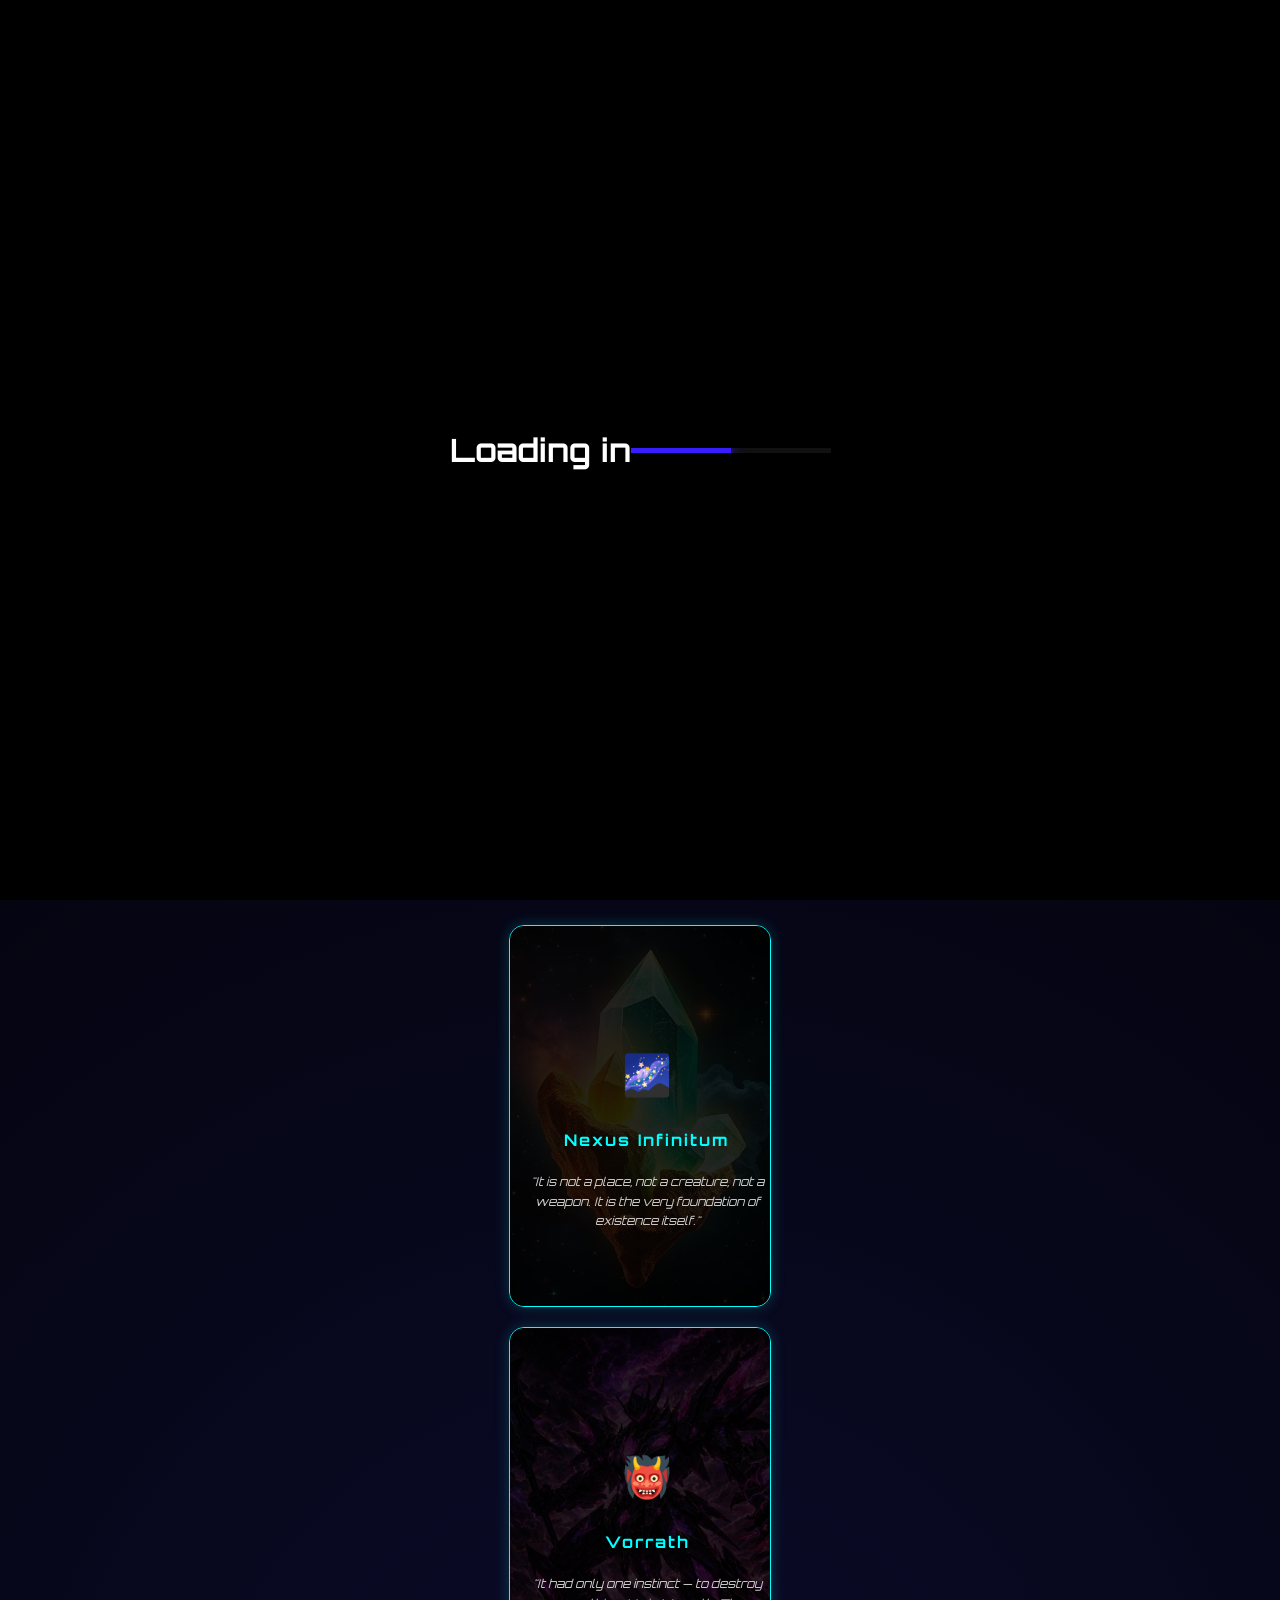
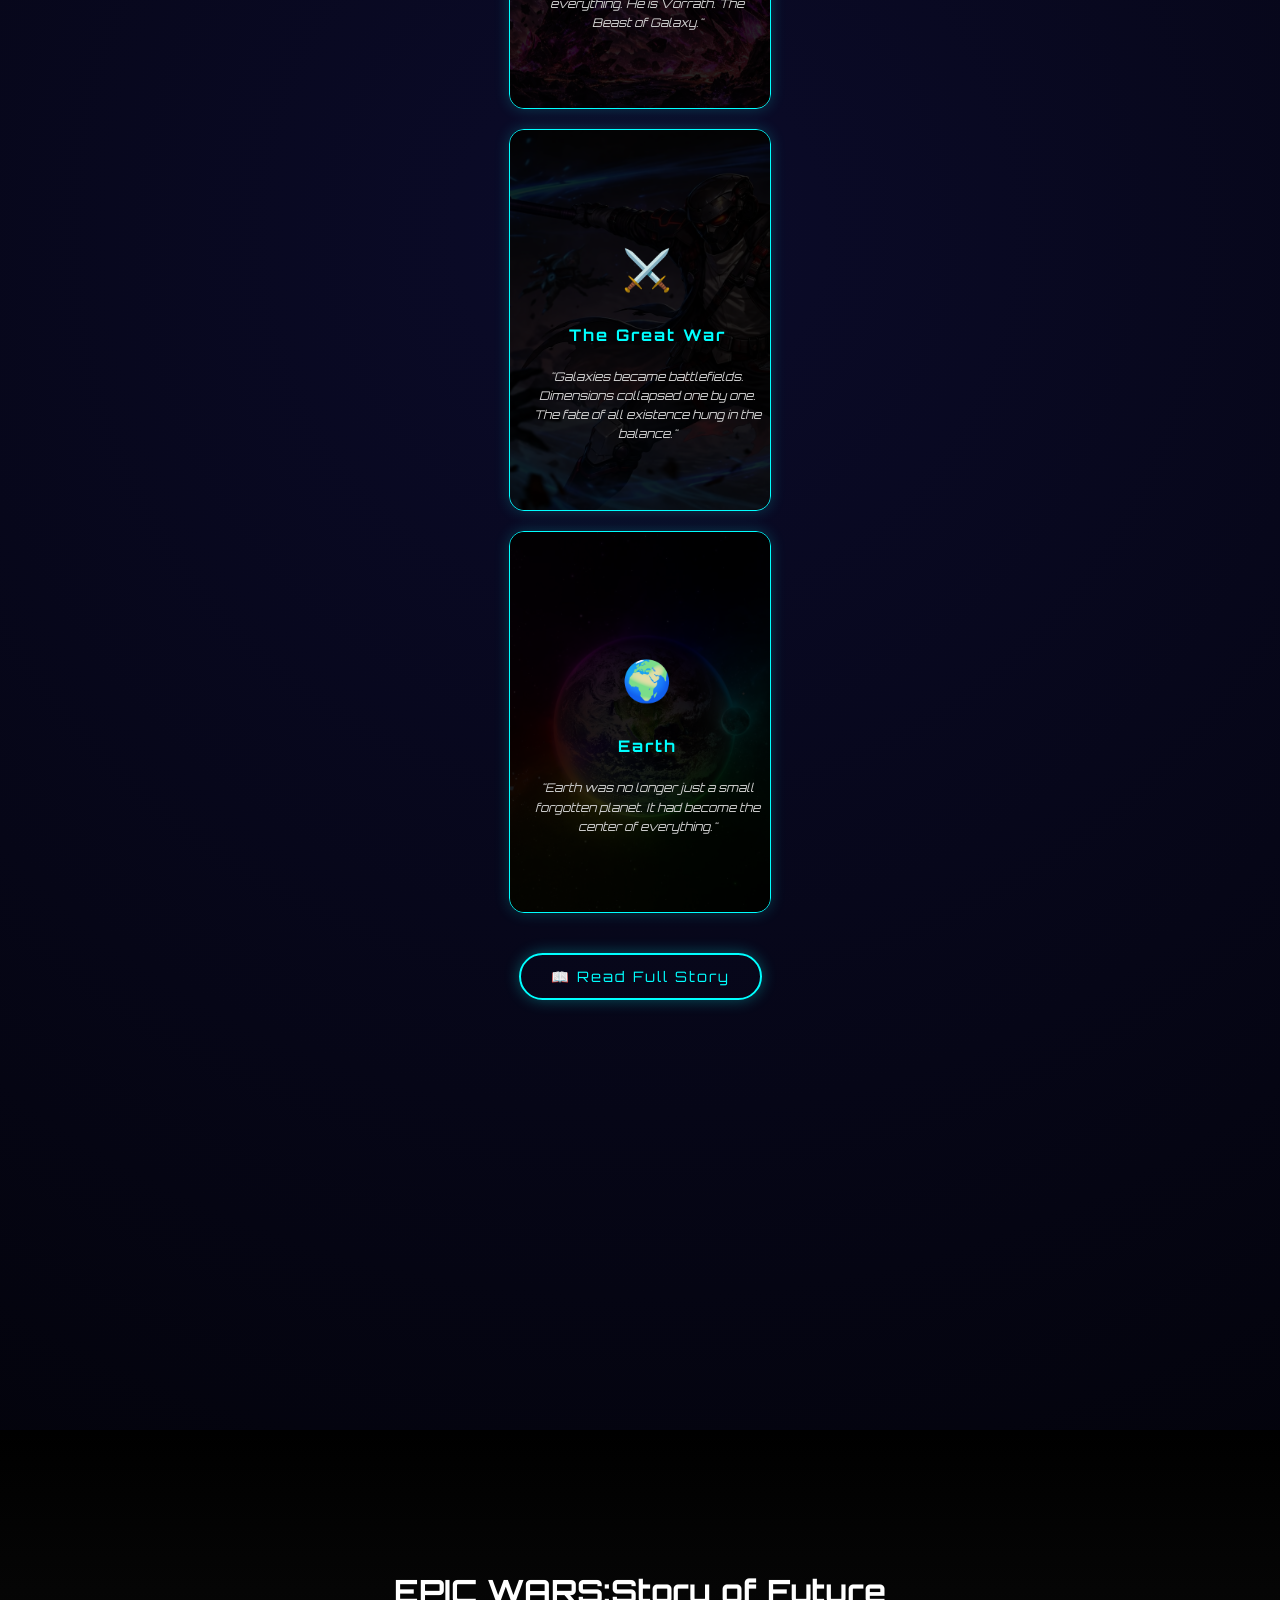
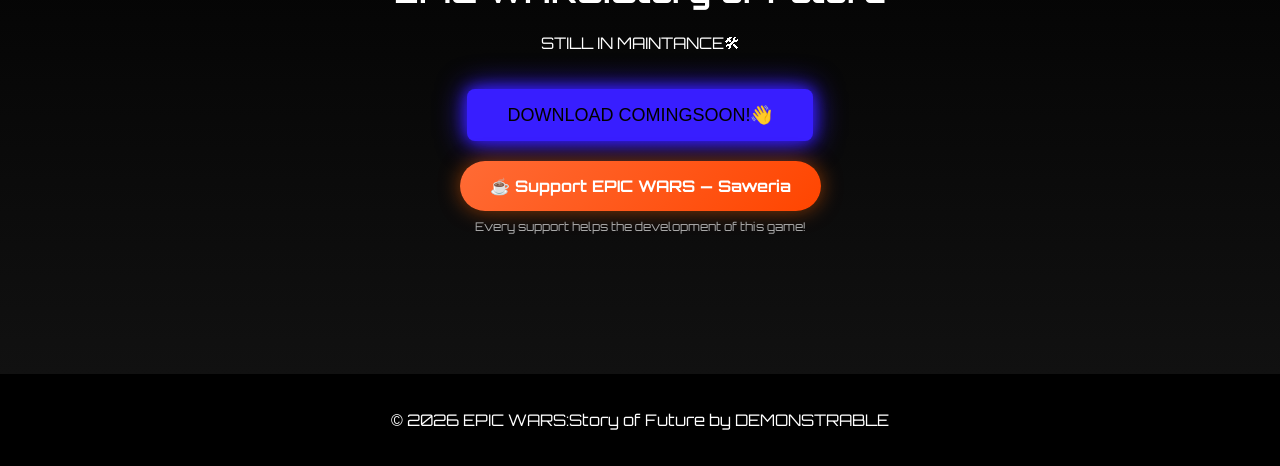
<file: index.html>
<!DOCTYPE html>
<html lang="en" xmlns="http://www.w3.org/1999/xhtml">
<head>

    <!-- Google Analytics -->
    <script async src="https://www.googletagmanager.com/gtag/js?id=G-RESM87LKGB"></script>
    <script>
        window.dataLayer = window.dataLayer || [];
        function gtag() { dataLayer.push(arguments); }
        gtag('js', new Date());
        gtag('config', 'G-RESM87LKGB');
    </script>

    <meta charset="utf-8" />
    <title>DEMONSTRABLE.co</title>
    <link rel="stylesheet" href="style.css" />
    <link rel="icon" sizes="32x32" href="logo-32.png" />
    <link rel="icon" sizes="64x64" href="logo-64.png" />
    <link rel="icon" href="logo.png" />
    <link href="https://fonts.googleapis.com/css2?family=Orbitron:wght@400;700;900&display=swap" rel="stylesheet">

    <style>
        .epic-bg {
            position: fixed;
            top: 0;
            left: 0;
            width: 100%;
            height: 100%;
            z-index: -1;
            overflow: hidden;
        }

        .galaxy-layer {
            position: absolute;
            width: 100%;
            height: 100%;
            background: radial-gradient(ellipse at 20% 50%, rgba(120, 40, 200, 0.3) 0%, transparent 50%), radial-gradient(ellipse at 80% 20%, rgba(0, 100, 255, 0.2) 0%, transparent 50%), radial-gradient(ellipse at 50% 80%, rgba(200, 50, 50, 0.2) 0%, transparent 50%), radial-gradient(ellipse at center, #0a0015 0%, #000005 100%);
            animation: galaxyPulse 8s ease-in-out infinite alternate;
        }

        @keyframes galaxyPulse {
            0% { filter: brightness(1); }
            100% { filter: brightness(1.3); }
        }

        .stars-layer {
            position: absolute;
            width: 100%;
            height: 100%;
            background-image: radial-gradient(1px 1px at 10% 15%, white, transparent), radial-gradient(1px 1px at 25% 40%, white, transparent), radial-gradient(1px 1px at 40% 10%, white, transparent), radial-gradient(1px 1px at 55% 60%, white, transparent), radial-gradient(1px 1px at 70% 25%, white, transparent), radial-gradient(1px 1px at 85% 75%, white, transparent), radial-gradient(1px 1px at 15% 80%, white, transparent), radial-gradient(1px 1px at 90% 45%, white, transparent), radial-gradient(1px 1px at 35% 90%, white, transparent), radial-gradient(1px 1px at 60% 5%, white, transparent), radial-gradient(2px 2px at 45% 35%, rgba(255,255,200,0.8), transparent), radial-gradient(2px 2px at 75% 55%, rgba(255,255,200,0.8), transparent), radial-gradient(2px 2px at 20% 65%, rgba(255,255,200,0.8), transparent);
            animation: starsTwinkle 4s ease-in-out infinite alternate;
        }

        @keyframes starsTwinkle {
            0% { opacity: 0.6; }
            100% { opacity: 1; }
        }

        .fire-layer {
            position: absolute;
            bottom: 0;
            left: 0;
            width: 100%;
            height: 300px;
            background: radial-gradient(ellipse at 20% 100%, rgba(255, 80, 0, 0.4) 0%, transparent 60%), radial-gradient(ellipse at 50% 100%, rgba(255, 150, 0, 0.3) 0%, transparent 50%), radial-gradient(ellipse at 80% 100%, rgba(255, 50, 0, 0.4) 0%, transparent 60%);
            animation: firePulse 3s ease-in-out infinite alternate;
        }

        @keyframes firePulse {
            0% { opacity: 0.6; transform: scaleY(1); }
            100% { opacity: 1; transform: scaleY(1.1); }
        }

        .nebula-layer {
            position: absolute;
            width: 100%;
            height: 100%;
            background: radial-gradient(ellipse at 10% 30%, rgba(150, 0, 255, 0.15) 0%, transparent 40%), radial-gradient(ellipse at 90% 70%, rgba(255, 100, 0, 0.15) 0%, transparent 40%);
            animation: nebulaMove 12s ease-in-out infinite alternate;
        }

        @keyframes nebulaMove {
            0% { transform: translate(0, 0); }
            100% { transform: translate(-20px, -20px); }
        }

        .particle {
            position: absolute;
            width: 3px;
            height: 3px;
            border-radius: 50%;
            animation: particleFloat linear infinite;
        }

        @keyframes particleFloat {
            0% { transform: translateY(100vh) rotate(0deg); opacity: 0; }
            10% { opacity: 1; }
            90% { opacity: 1; }
            100% { transform: translateY(-100px) rotate(720deg); opacity: 0; }
        }

        .saweria-container {
            text-align: center;
            margin: 20px 0;
        }

        .saweria-btn {
            display: inline-flex;
            align-items: center;
            gap: 10px;
            background: linear-gradient(135deg, #ff6b35, #ff4500);
            color: white;
            padding: 15px 30px;
            border-radius: 50px;
            text-decoration: none;
            font-family: 'Orbitron', sans-serif;
            font-size: 16px;
            font-weight: 700;
            border: none;
            cursor: pointer;
            box-shadow: 0 0 20px rgba(255, 100, 0, 0.5);
            transition: 0.3s;
            animation: saweriaPulse 2s ease-in-out infinite alternate;
        }

        .saweria-btn:hover {
            transform: scale(1.1);
            box-shadow: 0 0 40px rgba(255, 100, 0, 0.8);
        }

        @keyframes saweriaPulse {
            0% { box-shadow: 0 0 20px rgba(255, 100, 0, 0.5); }
            100% { box-shadow: 0 0 40px rgba(255, 100, 0, 0.9); }
        }

        .saweria-text {
            font-size: 12px;
            color: #aaa;
            margin-top: 8px;
            font-family: 'Orbitron', sans-serif;
        }

        /* LORE CARD SLIDE REVEAL */
        .lore-card {
            position: relative;
            overflow: hidden;
            background-size: cover !important;
            background-position: center !important;
            height: 320px;
        }

        .lore-card-content {
            position: absolute;
            top: 0;
            left: 0;
            width: 90%;
            height: 100%;
            background: rgba(0, 0, 0, 0.85);
            padding: 30px 20px;
            display: flex;
            flex-direction: column;
            align-items: center;
            justify-content: center;
            transition: transform 0.5s ease;
        }

        .lore-card:hover .lore-card-content {
            transform: translateY(-100%);
        }

        /* VORRATH LIGHTNING (FULL SCREEN) */
        #vorrath-card {
            cursor: pointer;
        }

        .vorrath-lightning {
            position: fixed;
            top: 0;
            left: 0;
            width: 100vw;
            height: 100vh;
            pointer-events: none;
            z-index: 9999;
            opacity: 0;
        }

        .vorrath-lightning.active {
            opacity: 1;
        }

        .vorrath-flash {
            position: fixed;
            top: 0;
            left: 0;
            width: 100vw;
            height: 100vh;
            background: rgba(180, 0, 255, 0.15);
            pointer-events: none;
            z-index: 9998;
            opacity: 0;
        }

        .vorrath-flash.active {
            animation: screenFlash 0.15s ease-out;
        }

        @keyframes screenFlash {
            0% { opacity: 1; }
            100% { opacity: 0; }
        }

        #vorrath-card.striking {
            animation: vorrathShake 0.15s ease-in-out 4;
        }

        @keyframes vorrathShake {
            0% { transform: translate(0, 0); }
            25% { transform: translate(-4px, 2px); }
            50% { transform: translate(4px, -2px); }
            75% { transform: translate(-2px, 4px); }
            100% { transform: translate(2px, -4px); }
        }
    </style>
</head>

<body>

    <!-- EPIC BACKGROUND -->
    <div class="epic-bg">
        <div class="galaxy-layer"></div>
        <div class="nebula-layer"></div>
        <div class="stars-layer"></div>
        <div class="fire-layer"></div>
        <div class="particle" style="left:5%; background:#ff6600; animation-duration:8s; animation-delay:0s;"></div>
        <div class="particle" style="left:15%; background:#ff4400; animation-duration:10s; animation-delay:1s;"></div>
        <div class="particle" style="left:25%; background:#ffaa00; animation-duration:7s; animation-delay:2s;"></div>
        <div class="particle" style="left:35%; background:#aa00ff; animation-duration:9s; animation-delay:0.5s;"></div>
        <div class="particle" style="left:45%; background:#ff6600; animation-duration:11s; animation-delay:3s;"></div>
        <div class="particle" style="left:55%; background:#00aaff; animation-duration:8s; animation-delay:1.5s;"></div>
        <div class="particle" style="left:65%; background:#ff4400; animation-duration:10s; animation-delay:2.5s;"></div>
        <div class="particle" style="left:75%; background:#ffaa00; animation-duration:7s; animation-delay:0.8s;"></div>
        <div class="particle" style="left:85%; background:#aa00ff; animation-duration:9s; animation-delay:4s;"></div>
        <div class="particle" style="left:95%; background:#ff6600; animation-duration:6s; animation-delay:1.2s;"></div>
    </div>

    <div id="splash-screen">
        <h1>Created by:</h1>
        <h2>DEMONSTRABLE</h2>
    </div>

    <div id="loader">
        <h1>Loading in </h1>
        <div class="loading-bar"></div>
    </div>

    <header>
        <div class="logo-container">
            <img src="EWSF-logo.png" alt="Logo" class="logo">
            <h1>EPIC WARS: Story of Future</h1>
        </div>

        <nav class="game-menu">
            <a href="index.html" class="nav-btn">HOME</a>
            <a href="characters.html" class="nav-btn">CHARACTERS</a>
            <a href="story.html" class="nav-btn">STORY</a>
            <a href="login.html" class="nav-btn">LOGIN</a>
        </nav>
    </header>

    <section class="about">
        <h1>Welcome to the world of EPIC WARS:Story of Future Website</h1>

        <div style="text-align: center; margin-bottom: -200px; margin-bottom: 50px;">
            <a href="create-character.html" style="
                display: inline-block;
                padding: 18px 40px;
                background: transparent;
                border: 2px solid #ff6600;
                color: #ff6600;
                font-family: 'Orbitron', sans-serif;
                font-size: 1em;
                letter-spacing: 3px;
                border-radius: 50px;
                text-decoration: none;
                box-shadow: 0 0 20px rgba(255,102,0,0.4);
                transition: 0.3s;
                animation: orangePulse 2s ease-in-out infinite alternate;
            ">⚔️ Wanna Create Your Own Character?</a>
        </div>

        <style>
            @keyframes orangePulse {
                0% { box-shadow: 0 0 20px rgba(255,102,0,0.4); }
                100% { box-shadow: 0 0 40px rgba(255,102,0,0.8); }
            }
        </style>

        <!-- SECTION LORE -->
        <section class="lore-section">
            <div class="lore-container">
                <h2 class="lore-title">⚔️ THE CHRONICLE BEGINS ⚔️</h2>
                <p class="lore-subtitle">— A war that shook the entire multiverse —</p>

                <div class="lore-cards">

                    <div class="lore-card" style="background-image: url('NEXUS-INFINITUM.jpg');">
                        <div class="lore-card-content">
                            <div class="lore-icon">🌌</div>
                            <h3>Nexus Infinitum</h3>
                            <p>"It is not a place, not a creature, not a weapon. It is the very foundation of existence itself."</p>
                        </div>
                    </div>

                    <div class="lore-card" id="vorrath-card" style="background-image: url('VORRATH.png');">
                        <div class="lore-card-content">
                            <div class="lore-icon">👹</div>
                            <h3>Vorrath</h3>
                            <p>"It had only one instinct — to destroy everything. He is Vorrath. The Beast of Galaxy."</p>
                        </div>
                    </div>

                    <div class="lore-card" style="background-image: url('SONY2.png');">
                        <div class="lore-card-content">
                            <div class="lore-icon">⚔️</div>
                            <h3>The Great War</h3>
                            <p>"Galaxies became battlefields. Dimensions collapsed one by one. The fate of all existence hung in the balance."</p>
                        </div>
                    </div>

                    <div class="lore-card" style="background-image: url('EARTH.jpg');">
                        <div class="lore-card-content">
                            <div class="lore-icon">🌍</div>
                            <h3>Earth</h3>
                            <p>"Earth was no longer just a small forgotten planet. It had become the center of everything."</p>
                        </div>
                    </div>

                </div>

                <a href="story.html" class="lore-btn">📖 Read Full Story</a>
            </div>
        </section>

    </section>

    <div class="hero">
        <h1>EPIC WARS:Story of Future</h1>
        <p>STILL IN MAINTANCE🛠</p>
        <button class="download-btn">DOWNLOAD COMINGSOON!👋</button>

        <div class="saweria-container">
            <a href="https://saweria.co/xenojulianto" target="_blank" class="saweria-btn">
                ☕ Support EPIC WARS — Saweria
            </a>
            <p class="saweria-text">Every support helps the development of this game!</p>
        </div>
    </div>

    <footer>
        <p>© 2026 EPIC WARS:Story of Future by DEMONSTRABLE</p>
    </footer>

    <script src="script.js"></script>

    <script>
        (function () {
            var card = document.getElementById("vorrath-card");
            if (!card) return;

            var canvas = document.createElement("canvas");
            canvas.className = "vorrath-lightning";
            document.body.appendChild(canvas);

            var flash = document.createElement("div");
            flash.className = "vorrath-flash";
            document.body.appendChild(flash);

            var ctx = canvas.getContext("2d");
            var striking = false;

            function resizeCanvas() {
                canvas.width = window.innerWidth;
                canvas.height = window.innerHeight;
            }
            resizeCanvas();
            window.addEventListener("resize", resizeCanvas);

            function drawBolt(x1, y1, x2, y2, color, width) {
                ctx.beginPath();
                ctx.moveTo(x1, y1);

                var segments = 10 + Math.floor(Math.random() * 8);
                var dx = (x2 - x1) / segments;
                var dy = (y2 - y1) / segments;

                for (var i = 1; i < segments; i++) {
                    var px = x1 + dx * i + (Math.random() - 0.5) * 80;
                    var py = y1 + dy * i + (Math.random() - 0.5) * 40;
                    ctx.lineTo(px, py);
                }
                ctx.lineTo(x2, y2);

                ctx.strokeStyle = color;
                ctx.lineWidth = width + 10;
                ctx.shadowColor = color;
                ctx.shadowBlur = 40;
                ctx.globalAlpha = 0.3;
                ctx.stroke();

                ctx.lineWidth = width + 4;
                ctx.shadowBlur = 15;
                ctx.globalAlpha = 0.6;
                ctx.stroke();

                ctx.strokeStyle = "#ffffff";
                ctx.lineWidth = width;
                ctx.shadowColor = "#ffffff";
                ctx.shadowBlur = 8;
                ctx.globalAlpha = 0.9;
                ctx.stroke();

                ctx.globalAlpha = 1;
                ctx.shadowBlur = 0;
            }

            function strikeLightning() {
                ctx.clearRect(0, 0, canvas.width, canvas.height);

                var w = canvas.width;
                var h = canvas.height;

                var colors = ["#ff00ff", "#cc00ff", "#9900ff", "#ff33cc", "#aa00ff", "#ff00aa"];

                var boltCount = 5 + Math.floor(Math.random() * 4);
                for (var i = 0; i < boltCount; i++) {
                    var startX = Math.random() * w;
                    var endX = startX + (Math.random() - 0.5) * 200;
                    var color = colors[Math.floor(Math.random() * colors.length)];
                    var width = 1.5 + Math.random() * 3;
                    drawBolt(startX, 0, endX, h, color, width);
                }

                for (var j = 0; j < 3 + Math.floor(Math.random() * 3); j++) {
                    var sx = Math.random() * w;
                    var sy = Math.random() * h * 0.4;
                    var ex = sx + (Math.random() - 0.5) * 250;
                    var ey = sy + h * 0.3 + Math.random() * h * 0.5;
                    var c = colors[Math.floor(Math.random() * colors.length)];
                    drawBolt(sx, sy, ex, ey, c, 1 + Math.random() * 2);
                }

                for (var k = 0; k < 2 + Math.floor(Math.random() * 2); k++) {
                    var hx = Math.random() * w * 0.3;
                    var hy = Math.random() * h;
                    var hx2 = hx + w * 0.4 + Math.random() * w * 0.3;
                    var hy2 = hy + (Math.random() - 0.5) * 100;
                    var hc = colors[Math.floor(Math.random() * colors.length)];
                    drawBolt(hx, hy, hx2, hy2, hc, 1 + Math.random());
                }
            }

            card.addEventListener("click", function () {
                if (striking) return;
                striking = true;
                card.classList.add("striking");
                canvas.classList.add("active");

                var count = 0;
                var maxFlashes = 4 + Math.floor(Math.random() * 4);

                function doFlash() {
                    strikeLightning();
                    flash.classList.remove("active");
                    void flash.offsetWidth;
                    flash.classList.add("active");

                    count++;
                    if (count < maxFlashes) {
                        setTimeout(function () {
                            ctx.clearRect(0, 0, canvas.width, canvas.height);
                            setTimeout(doFlash, 40 + Math.random() * 80);
                        }, 50 + Math.random() * 70);
                    } else {
                        setTimeout(function () {
                            ctx.clearRect(0, 0, canvas.width, canvas.height);
                            canvas.classList.remove("active");
                            card.classList.remove("striking");
                            striking = false;
                        }, 300);
                    }
                }
                doFlash();
            });
        })();
    </script>

    <script>
        window.addEventListener('offline', function () {
            window.location.href = 'game.html';
        });
    </script>

</body>
</html>
</file>
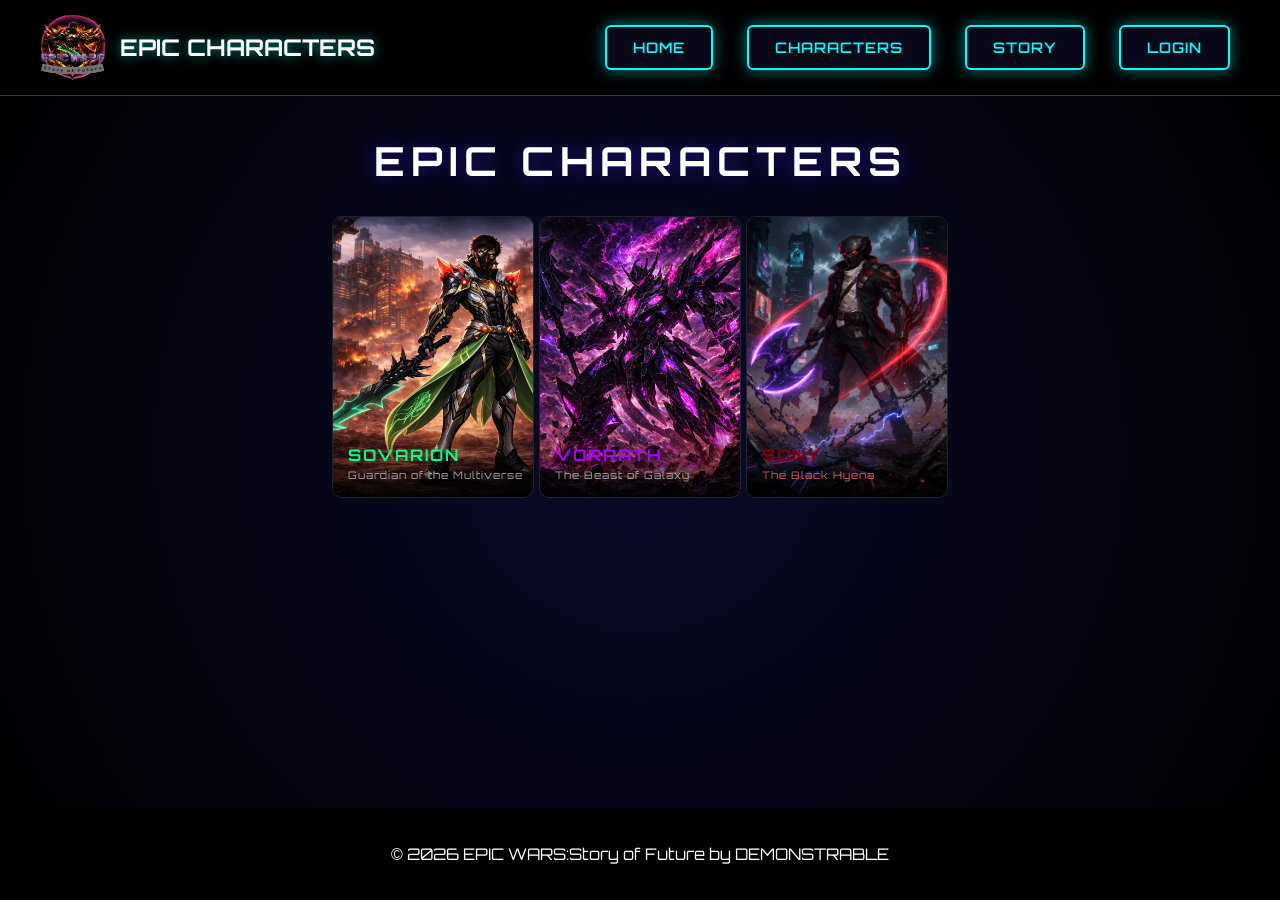
<file: characters.html>
<!DOCTYPE html>
<html lang="en" xmlns="http://www.w3.org/1999/xhtml">
<head>

    <!-- Google Analytics -->
    <script async src="https://www.googletagmanager.com/gtag/js?id=G-RESM87LKGB"></script>
    <script>
        window.dataLayer = window.dataLayer || [];
        function gtag() { dataLayer.push(arguments); }
        gtag('js', new Date());
        gtag('config', 'G-RESM87LKGB');
    </script>

    <meta charset="utf-8" />
    <title>Characters - EPIC WARS:Story of Future</title>
    <link rel="stylesheet" href="style.css">
    <link rel="icon" href="logo.png">
    <link href="https://fonts.googleapis.com/css2?family=Orbitron:wght@400;700;900&display=swap" rel="stylesheet">

    <style>
        /* NAVBAR */
        .char-nav {
            display: flex;
            justify-content: center;
            align-items: center;
            gap: 15px;
            padding: 15px 20px;
            background: rgba(0, 0, 0, 0.8);
            border-bottom: 1px solid rgba(56, 30, 255, 0.3);
            box-shadow: 0 0 20px rgba(56, 30, 255, 0.1);
        }

        .nav-icon-box {
            display: flex;
            justify-content: center;
            align-items: center;
            width: 80px;
            height: 80px;
            border: 2px solid rgba(56, 30, 255, 0.4);
            border-radius: 12px;
            background: rgba(56, 30, 255, 0.05);
            transition: 0.3s;
            text-decoration: none;
            animation: navBoxPulse 3s ease-in-out infinite alternate;
        }

            .nav-icon-box:hover {
                border-color: #381eff;
                background: rgba(56, 30, 255, 0.15);
                box-shadow: 0 0 20px rgba(56, 30, 255, 0.5);
                transform: scale(1.1);
            }

        @keyframes navBoxPulse {
            0% {
                box-shadow: 0 0 5px rgba(56, 30, 255, 0.2);
            }

            100% {
                box-shadow: 0 0 15px rgba(56, 30, 255, 0.4);
            }
        }

        .nav-icon-box img {
            width: 60px;
            height: 60px;
            border: none !important;
            animation: none !important;
            box-shadow: none !important;
        }

        /* TITLE */
        .title {
            text-align: center;
            font-family: 'Orbitron', sans-serif;
            font-size: 2.5em;
            color: white;
            letter-spacing: 6px;
            margin: 40px 0 30px 0;
            text-shadow: 0 0 20px rgba(56, 30, 255, 0.5);
        }

        /* CHARACTERS GRID - MLBB Style */
        .characters-container {
            display: flex;
            justify-content: center;
            gap: 5px;
            flex-wrap: wrap;
            padding: 0 20px;
            max-width: 1200px;
            margin: 0 auto;
        }

        /* CHARACTER CARD */
        .char-card-link {
            text-decoration: none;
            display: block;
        }

        .character-card-new {
            position: relative;
            width: 200px;
            height: 280px;
            border-radius: 10px;
            overflow: hidden;
            cursor: pointer;
            transition: all 0.4s ease;
            border: 1px solid rgba(255,255,255,0.1);
        }

            .character-card-new:hover {
                width: 280px;
                height: 380px;
                z-index: 10;
                border-color: rgba(255,255,255,0.4);
                box-shadow: 0 0 30px rgba(56, 30, 255, 0.6);
            }

            /* IMAGE fills entire card */
            .character-card-new img {
                width: 100%;
                height: 100%;
                object-fit: cover;
                object-position: top;
                border: none !important;
                animation: none !important;
                box-shadow: none !important;
                transition: 0.4s;
            }

        /* OVERLAY at bottom */
        .card-overlay {
            position: absolute;
            bottom: 0;
            left: 0;
            width: 100%;
            padding: 20px 15px 15px;
            background: linear-gradient(transparent, rgba(0,0,0,0.9));
            transition: 0.3s;
        }

        .card-name {
            font-family: 'Orbitron', sans-serif;
            color: white;
            font-size: 1em;
            font-weight: 700;
            letter-spacing: 2px;
            margin-bottom: 3px;
        }

        .card-title {
            font-family: 'Orbitron', sans-serif;
            color: #aaa;
            font-size: 0.65em;
            letter-spacing: 1px;
        }

        /* Sovarion — green glow */
        .sovarion-new:hover {
            box-shadow: 0 0 30px rgba(0, 255, 136, 0.6);
            border-color: #00ff88;
        }

        .sovarion-new .card-name {
            color: #00ff88;
        }

        /* Vorrath — purple glow */
        .vorrath-new:hover {
            box-shadow: 0 0 30px rgba(170, 0, 255, 0.6);
            border-color: #aa00ff;
        }

        .vorrath-new .card-name {
            color: #aa00ff;
        }
    </style>

</head>

<body class="characters-page">

    <!-- NAVBAR -->
    <header>

        <div class="logo-container">
            <img src="EWSF-logo.png">
            <h1>EPIC CHARACTERS</h1>
        </div>

        <nav class="game-menu">
            <a href="index.html">HOME</a>
            <a href="characters.html">CHARACTERS</a>
            <a href="story.html">STORY</a>
            <a href="login.html">LOGIN</a>
        </nav>

    </header>

    <h1 class="title">EPIC CHARACTERS</h1>

    <div class="characters-container">

        <!-- Sovarion Card -->
        <a href="sovarion.html" class="char-card-link">
            <div class="character-card-new sovarion-new">
                <img src="SOVARION.png" alt="Sovarion">
                <div class="card-overlay">
                    <div class="card-name">SOVARION</div>
                    <div class="card-title">Guardian of the Multiverse</div>
                </div>
            </div>
        </a>

        <!-- Vorrath Card -->
        <a href="vorrath.html" class="char-card-link">
            <div class="character-card-new vorrath-new">
                <img src="VORRATH.png" alt="Vorrath">
                <div class="card-overlay">
                    <div class="card-name">VORRATH</div>
                    <div class="card-title">The Beast of Galaxy</div>
                </div>
            </div>
        </a>

        <!-- Sony Card -->
        <a href="sony.html" class="char-card-link">
            <div class="character-card-new sony-new">
                <img src="SONY.jpg" alt="Sony">
                <div class="card-overlay">
                    <div class="card-name">SONY</div>
                    <div class="card-title">The Black Hyena</div>
                </div>
            </div>
        </a>

    </div>

    <footer>
        <p>© 2026 EPIC WARS:Story of Future by DEMONSTRABLE</p>
    </footer>

</body>
</html>
</file>
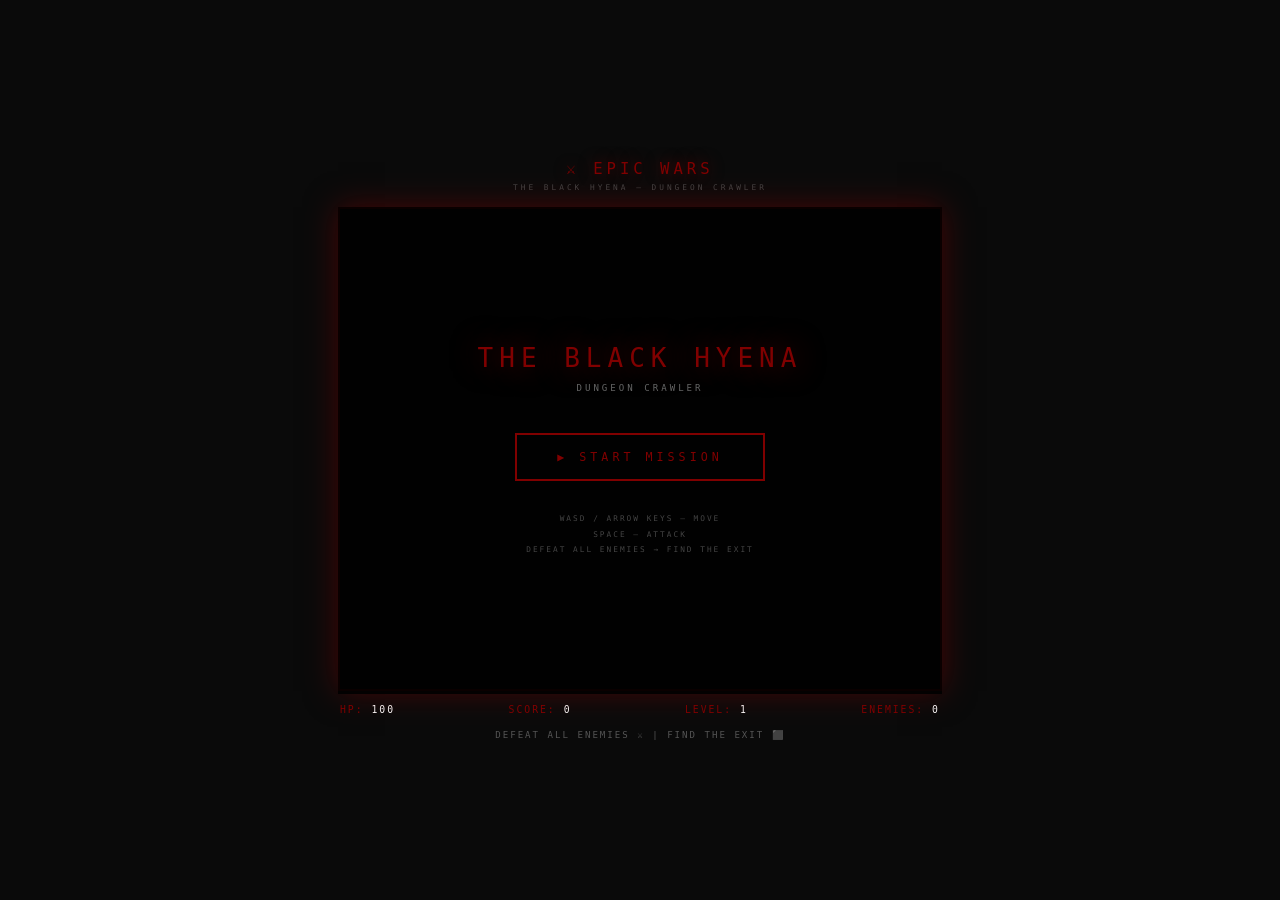
<file: game.html>
<!DOCTYPE html>
<html lang="en">
<head>
    <meta charset="utf-8">
    <title>EPIC WARS — The Black Hyena</title>
    <style>
        * {
            margin: 0;
            padding: 0;
            box-sizing: border-box
        }

        body {
            background: #0a0a0a;
            display: flex;
            flex-direction: column;
            align-items: center;
            justify-content: center;
            min-height: 100vh;
            font-family: monospace;
            color: #fff;
            overflow: hidden;
            user-select: none
        }

        #gameTitle {
            font-size: 1.2em;
            color: #800000;
            letter-spacing: 4px;
            margin-bottom: 5px;
            text-shadow: 0 0 15px rgba(128,0,0,.8)
        }

        #gameSubtitle {
            font-size: .6em;
            color: #444;
            letter-spacing: 3px;
            margin-bottom: 15px
        }

        #gameCanvas {
            border: 2px solid #800000;
            box-shadow: 0 0 30px rgba(128,0,0,.5);
            image-rendering: pixelated
        }

        #gameHUD {
            display: flex;
            justify-content: space-between;
            width: 600px;
            margin-top: 10px;
            font-size: .75em;
            letter-spacing: 2px
        }

        .hud-item {
            color: #800000
        }

        .hud-value {
            color: #fff
        }

        #gameMessage {
            margin-top: 15px;
            font-size: .7em;
            color: #555;
            letter-spacing: 2px;
            text-align: center
        }

        .overlay {
            position: absolute;
            top: 0;
            left: 0;
            width: 100%;
            height: 100%;
            background: rgba(0,0,0,.92);
            display: flex;
            flex-direction: column;
            align-items: center;
            justify-content: center;
            z-index: 100
        }

        .big-title {
            font-size: 2em;
            color: #800000;
            letter-spacing: 6px;
            text-shadow: 0 0 30px rgba(128,0,0,.9);
            margin-bottom: 10px
        }

        .big-sub {
            font-size: .7em;
            color: #666;
            letter-spacing: 3px;
            margin-bottom: 40px
        }

        .btn {
            padding: 15px 40px;
            background: 0 0;
            border: 2px solid #800000;
            color: #800000;
            font-family: monospace;
            font-size: .9em;
            letter-spacing: 4px;
            cursor: pointer;
            transition: .3s;
            text-transform: uppercase
        }

            .btn:hover {
                background: #800000;
                color: #fff;
                box-shadow: 0 0 25px rgba(128,0,0,.6)
            }

        .controls-info {
            margin-top: 30px;
            font-size: .6em;
            color: #444;
            letter-spacing: 2px;
            text-align: center;
            line-height: 2
        }

        .green {
            color: #00ff88 !important;
            text-shadow: 0 0 30px rgba(0,255,136,.9)
        }

        #mobileControls {
            display: none;
            position: fixed;
            bottom: 20px;
            left: 0;
            width: 100%;
            z-index: 50;
            padding: 0 20px
        }

        .mobile-row {
            display: flex;
            justify-content: space-between;
            align-items: center
        }

        .dpad {
            display: grid;
            grid-template-columns: 50px 50px 50px;
            grid-template-rows: 50px 50px 50px;
            gap: 4px
        }

        .dpad-btn {
            background: rgba(128,0,0,.3);
            border: 1px solid #800000;
            color: #800000;
            font-size: 18px;
            border-radius: 8px;
            display: flex;
            align-items: center;
            justify-content: center;
            cursor: pointer;
            -webkit-tap-highlight-color: transparent
        }

            .dpad-btn:active {
                background: rgba(128,0,0,.7)
            }

        .atk-btn {
            width: 80px;
            height: 80px;
            border-radius: 50%;
            background: rgba(128,0,0,.3);
            border: 2px solid #800000;
            color: #800000;
            font-size: 28px;
            display: flex;
            align-items: center;
            justify-content: center;
            cursor: pointer;
            -webkit-tap-highlight-color: transparent
        }

            .atk-btn:active {
                background: rgba(128,0,0,.7)
            }

        @media(pointer:coarse) {
            #mobileControls {
                display: block
            }

            #gameCanvas {
                width: 95vw;
                height: auto
            }
        }
    </style>
</head>
<body>

    <div id="gameTitle">⚔️ EPIC WARS</div>
    <div id="gameSubtitle">THE BLACK HYENA — DUNGEON CRAWLER</div>

    <div style="position:relative">
        <canvas id="gameCanvas" width="600" height="480"></canvas>

        <div id="startScreen" class="overlay">
            <div class="big-title">THE BLACK HYENA</div>
            <div class="big-sub">DUNGEON CRAWLER</div>
            <button class="btn" onclick="startGame()">▶ START MISSION</button>
            <div class="controls-info">
                WASD / ARROW KEYS — MOVE<br>
                SPACE — ATTACK<br>
                DEFEAT ALL ENEMIES → FIND THE EXIT
            </div>
        </div>

        <div id="gameOverScreen" class="overlay" style="display:none">
            <div class="big-title">MISSION FAILED</div>
            <div class="big-sub" id="gameOverScore">SCORE: 0</div>
            <button class="btn" onclick="restartGame()">↺ TRY AGAIN</button>
        </div>

        <div id="levelClearScreen" class="overlay" style="display:none">
            <div class="big-title green">LEVEL CLEAR</div>
            <div class="big-sub" id="levelClearScore">SCORE: 0</div>
            <button class="btn" onclick="nextLevel()">▶ NEXT LEVEL</button>
        </div>
    </div>

    <div id="gameHUD">
        <span><span class="hud-item">HP:</span> <span class="hud-value" id="hudHP">100</span></span>
        <span><span class="hud-item">SCORE:</span> <span class="hud-value" id="hudScore">0</span></span>
        <span><span class="hud-item">LEVEL:</span> <span class="hud-value" id="hudLevel">1</span></span>
        <span><span class="hud-item">ENEMIES:</span> <span class="hud-value" id="hudEnemies">0</span></span>
    </div>

    <div id="gameMessage">DEFEAT ALL ENEMIES ⚔️ | FIND THE EXIT ⬛</div>

    <div id="mobileControls">
        <div class="mobile-row">
            <div class="dpad">
                <div></div>
                <div class="dpad-btn" id="mUp">▲</div>
                <div></div>
                <div class="dpad-btn" id="mLeft">◄</div>
                <div></div>
                <div class="dpad-btn" id="mRight">►</div>
                <div></div>
                <div class="dpad-btn" id="mDown">▼</div>
                <div></div>
            </div>
            <div class="atk-btn" id="mAtk">⚔️</div>
        </div>
    </div>

    <script>
        function createSprite(data, palette, scale) {
            var h = data.length, w = data[0].length;
            var c = document.createElement('canvas');
            c.width = w * scale; c.height = h * scale;
            var x = c.getContext('2d');
            for (var y = 0; y < h; y++)for (var i = 0; i < w; i++) {
                var ch = data[y][i];
                if (ch === '.' || !palette[ch]) continue;
                x.fillStyle = palette[ch];
                x.fillRect(i * scale, y * scale, scale, scale);
            }
            return c;
        }

        var SONY_DATA = [
            "..11....11..",
            "..31....31..",
            "...111111...",
            "..12222221..",
            "..14444441..",
            "..12222221..",
            ".1222222221.",
            ".1222222221.",
            ".1225552221.",
            ".1222222221.",
            ".1222222221.",
            "..11111111..",
            "..1222.2221.",
            "..1222.2221.",
            "..1222.2221.",
            "..1111.1111."
        ];
        var SONY_PAL = { '1': '#800000', '2': '#151515', '3': '#cc0000', '4': '#ff3333', '5': '#aa0000' };

        var PIRATE_DATA = [
            "..66666....",
            ".6666666...",
            ".6444446...",
            "..66666....",
            ".6222262...",
            ".6222226...",
            ".6222226...",
            "..22222....",
            "..222.22...",
            "..222.22...",
            "..222.22...",
            "..666.66...",
            "..........."
        ];
        var PIRATE_PAL = { '2': '#1a1a2e', '4': '#aa00ff', '6': '#6600aa' };

        var MINION_DATA = [
            ".2222....",
            ".24442...",
            "..2222....",
            ".33333...",
            ".32223...",
            ".32223...",
            "..3333....",
            "..33.33...",
            "..33.33...",
            "..33.33...",
            "..44.44..."
        ];
        var MINION_PAL = { '2': '#0d001a', '3': '#220044', '4': '#440066' };

        var sonySprite, sonyHitSprite, pirateSprite, pirateHitSprite, minionSprite, minionHitSprite;

        function initSprites() {
            var ps = 3;
            sonySprite = createSprite(SONY_DATA, SONY_PAL, ps);
            pirateSprite = createSprite(PIRATE_DATA, PIRATE_PAL, ps);
            minionSprite = createSprite(MINION_DATA, MINION_PAL, ps);
            var wp = { '1': '#fff', '2': '#fff', '3': '#fff', '4': '#fff', '5': '#fff', '6': '#fff' };
            sonyHitSprite = createSprite(SONY_DATA, wp, ps);
            pirateHitSprite = createSprite(PIRATE_DATA, wp, ps);
            minionHitSprite = createSprite(MINION_DATA, wp, ps);
        }

        var audioCtx;
        function initAudio() { try { audioCtx = new (window.AudioContext || window.webkitAudioContext)(); } catch (e) { } }
        function playSound(type) {
            if (!audioCtx) return;
            try {
                var o = audioCtx.createOscillator();
                var g = audioCtx.createGain();
                o.connect(g); g.connect(audioCtx.destination);
                var t = audioCtx.currentTime;
                if (type === 'slash') {
                    o.type = 'sawtooth'; o.frequency.setValueAtTime(200, t);
                    o.frequency.exponentialRampToValueAtTime(80, t + .1);
                    g.gain.setValueAtTime(.2, t); g.gain.exponentialRampToValueAtTime(.01, t + .12);
                    o.start(t); o.stop(t + .12);
                } else if (type === 'hit') {
                    o.type = 'square'; o.frequency.setValueAtTime(500, t);
                    o.frequency.exponentialRampToValueAtTime(100, t + .06);
                    g.gain.setValueAtTime(.15, t); g.gain.exponentialRampToValueAtTime(.01, t + .08);
                    o.start(t); o.stop(t + .08);
                } else if (type === 'kill') {
                    o.type = 'sawtooth'; o.frequency.setValueAtTime(150, t);
                    o.frequency.exponentialRampToValueAtTime(30, t + .3);
                    g.gain.setValueAtTime(.2, t); g.gain.exponentialRampToValueAtTime(.01, t + .3);
                    o.start(t); o.stop(t + .3);
                } else if (type === 'hurt') {
                    o.type = 'square'; o.frequency.setValueAtTime(100, t);
                    o.frequency.exponentialRampToValueAtTime(50, t + .15);
                    g.gain.setValueAtTime(.15, t); g.gain.exponentialRampToValueAtTime(.01, t + .15);
                    o.start(t); o.stop(t + .15);
                } else if (type === 'clear') {
                    o.type = 'sine'; o.frequency.setValueAtTime(300, t);
                    o.frequency.exponentialRampToValueAtTime(800, t + .3);
                    g.gain.setValueAtTime(.15, t); g.gain.exponentialRampToValueAtTime(.01, t + .4);
                    o.start(t); o.stop(t + .4);
                }
            } catch (e) { }
        }

        var canvas = document.getElementById('gameCanvas');
        var ctx = canvas.getContext('2d');
        var T = 40, COLS = 15, ROWS = 12;

        var gameState = 'start', level = 1, score = 0;
        var player = {}, enemies = [], map = [], exitPos = {};
        var keys = {}, camX = 0, camY = 0;
        var particles = [], screenShake = 0, shakeX = 0, shakeY = 0;

        function generateDungeon(lvl) {
            map = [];
            for (var r = 0; r < ROWS; r++) { map[r] = []; for (var c = 0; c < COLS; c++)map[r][c] = 1; }
            var rooms = [], attempts = 0;
            var roomTarget = 5 + lvl;
            while (rooms.length < roomTarget && attempts < 300) {
                attempts++;
                var rw = 3 + Math.floor(Math.random() * 3);
                var rh = 2 + Math.floor(Math.random() * 2);
                var rx = 1 + Math.floor(Math.random() * (COLS - rw - 2));
                var ry = 1 + Math.floor(Math.random() * (ROWS - rh - 2));
                var ok = true;
                for (var ri = 0; ri < rooms.length; ri++) {
                    var rm = rooms[ri];
                    if (rx < rm.x + rm.w + 1 && rx + rw + 1 > rm.x && ry < rm.y + rm.h + 1 && ry + rh + 1 > rm.y) { ok = false; break; }
                }
                if (ok) {
                    rooms.push({ x: rx, y: ry, w: rw, h: rh });
                    for (var dy = 0; dy < rh; dy++)for (var dx = 0; dx < rw; dx++)map[ry + dy][rx + dx] = 0;
                }
            }
            for (var i = 1; i < rooms.length; i++) {
                var cx1 = Math.floor(rooms[i - 1].x + rooms[i - 1].w / 2);
                var cy1 = Math.floor(rooms[i - 1].y + rooms[i - 1].h / 2);
                var cx2 = Math.floor(rooms[i].x + rooms[i].w / 2);
                var cy2 = Math.floor(rooms[i].y + rooms[i].h / 2);
                var x = cx1;
                while (x !== cx2) { if (cy1 >= 0 && cy1 < ROWS && x >= 0 && x < COLS) map[cy1][x] = 0; x += cx2 > cx1 ? 1 : -1; }
                var y = cy1;
                while (y !== cy2) { if (y >= 0 && y < ROWS && cx2 >= 0 && cx2 < COLS) map[y][cx2] = 0; y += cy2 > cy1 ? 1 : -1; }
            }
            player.x = rooms[0].x + 1; player.y = rooms[0].y + 1;
            player.px = player.x * T; player.py = player.y * T;
            var lr = rooms[rooms.length - 1];
            exitPos = { x: lr.x + Math.floor(lr.w / 2), y: lr.y + Math.floor(lr.h / 2) };
            enemies = [];
            for (var i = 1; i < rooms.length; i++) {
                var ec = 1 + Math.floor(Math.random() * (1 + Math.floor(lvl / 2)));
                for (var j = 0; j < ec; j++) {
                    var ex = rooms[i].x + Math.floor(Math.random() * rooms[i].w);
                    var ey = rooms[i].y + Math.floor(Math.random() * rooms[i].h);
                    var type = Math.random() < 0.35 ? 'minion' : 'pirate';
                    enemies.push(makeEnemy(ex, ey, type, lvl));
                }
            }
        }

        function makeEnemy(x, y, type, lvl) {
            var isMinion = type === 'minion';
            return {
                x: x, y: y, px: x * T, py: y * T, type: type, hp: isMinion ? 20 + lvl * 5 : 40 + lvl * 12, maxHp: isMinion ? 20 + lvl * 5 : 40 + lvl * 12,
                speed: isMinion ? 1.2 + lvl * .15 : .7 + lvl * .12, dmg: isMinion ? 2 + lvl : 5 + lvl * 2,
                moveTimer: 0, facing: 1, stunTimer: 0, hitTimer: 0, attackTimer: 0, attackCd: 0
            };
        }

        function initPlayer() {
            player = { x: 1, y: 1, px: T, py: T, hp: 100, maxHp: 100, speed: 3, facing: 1, attackFrame: 0, attackCd: 0, invTimer: 0 };
        }

        function startGame() {
            document.getElementById('startScreen').style.display = 'none';
            initAudio(); initSprites();
            level = 1; score = 0; initPlayer();
            generateDungeon(level);
            gameState = 'playing'; requestAnimationFrame(loop);
        }
        function restartGame() {
            document.getElementById('gameOverScreen').style.display = 'none';
            level = 1; score = 0; initPlayer();
            generateDungeon(level); gameState = 'playing';
        }
        function nextLevel() {
            document.getElementById('levelClearScreen').style.display = 'none';
            level++; initPlayer();
            generateDungeon(level); gameState = 'playing';
            playSound('clear');
        }

        document.addEventListener('keydown', function (e) { keys[e.key] = true; if (e.key === ' ') e.preventDefault(); });
        document.addEventListener('keyup', function (e) { keys[e.key] = false; });

        ['Up', 'Down', 'Left', 'Right'].forEach(function (d) {
            var el = document.getElementById('m' + d);
            if (!el) return;
            el.addEventListener('touchstart', function (e) { e.preventDefault(); keys['Arrow' + d] = true; }, { passive: false });
            el.addEventListener('touchend', function (e) { e.preventDefault(); keys['Arrow' + d] = false; }, { passive: false });
        });
        var mAtk = document.getElementById('mAtk');
        if (mAtk) {
            mAtk.addEventListener('touchstart', function (e) { e.preventDefault(); keys[' '] = true; }, { passive: false });
            mAtk.addEventListener('touchend', function (e) { e.preventDefault(); keys[' '] = false; }, { passive: false });
        }

        function spawnParticles(x, y, color, count) {
            for (var i = 0; i < count; i++)
                particles.push({ x: x, y: y, vx: (Math.random() - .5) * 5, vy: (Math.random() - .5) * 5, life: 15 + Math.random() * 10, color: color, size: 2 + Math.random() * 3 });
        }
        function updateParticles() {
            particles = particles.filter(function (p) { p.x += p.vx; p.y += p.vy; p.life--; p.size *= .93; return p.life > 0; });
        }
        function renderParticles() {
            particles.forEach(function (p) {
                ctx.globalAlpha = Math.min(1, p.life / 20);
                ctx.fillStyle = p.color;
                ctx.fillRect(p.x - camX, p.y - camY, p.size, p.size);
            });
            ctx.globalAlpha = 1;
        }

        function updateShake() {
            if (screenShake > 0) { screenShake--; shakeX = (Math.random() - .5) * screenShake * 1.5; shakeY = (Math.random() - .5) * screenShake * 1.5; }
            else { shakeX = shakeY = 0; }
        }

        function loop() { if (gameState !== 'playing') return; update(); render(); requestAnimationFrame(loop); }

        function update() {
            updateShake();
            updateParticles();
            if (player.attackCd > 0) player.attackCd--;
            if (player.attackFrame > 0) {
                player.attackFrame--;
                if (player.attackFrame === 7) {
                    enemies.forEach(function (e) {
                        var dist = Math.hypot(e.px - player.px, e.py - player.py);
                        if (dist < T * 1.6) {
                            e.hp -= 25; e.stunTimer = 25; e.hitTimer = 8;
                            var ddx = e.px - player.px, ddy = e.py - player.py;
                            var dd = Math.hypot(ddx, ddy) || 1;
                            e.px += (ddx / dd) * 12; e.py += (ddy / dd) * 12;
                            score += 10; screenShake = 5;
                            spawnParticles(e.px + T / 2, e.py + T / 2, '#ff3333', 6);
                            playSound('hit');
                        }
                    });
                    enemies = enemies.filter(function (e) {
                        if (e.hp <= 0) { score += e.type === 'minion' ? 30 : 60; spawnParticles(e.px + T / 2, e.py + T / 2, e.type === 'minion' ? '#aa00ff' : '#6600aa', 12); playSound('kill'); return false; }
                        return true;
                    });
                }
            }
            if (keys[' '] && player.attackCd === 0 && player.attackFrame === 0) {
                player.attackFrame = 15; player.attackCd = 25; playSound('slash');
            }
            var dx = 0, dy = 0;
            if (keys['ArrowLeft'] || keys['a'] || keys['A']) { dx = -player.speed; player.facing = -1; }
            if (keys['ArrowRight'] || keys['d'] || keys['D']) { dx = player.speed; player.facing = 1; }
            if (keys['ArrowUp'] || keys['w'] || keys['W']) dy = -player.speed;
            if (keys['ArrowDown'] || keys['s'] || keys['S']) dy = player.speed;
            if (player.attackFrame === 0 || player.attackFrame > 10) {
                var nx = player.px + dx, ny = player.py + dy;
                var tx = Math.floor((nx + T / 2) / T), ty = Math.floor(player.py / T);
                if (tx >= 0 && tx < COLS && ty >= 0 && ty < ROWS && map[ty][tx] === 0) player.px = nx;
                tx = Math.floor(player.px / T); ty = Math.floor((ny + T / 2) / T);
                if (tx >= 0 && tx < COLS && ty >= 0 && ty < ROWS && map[ty][tx] === 0) player.py = ny;
            }
            player.x = Math.floor(player.px / T); player.y = Math.floor(player.py / T);
            camX = player.px - canvas.width / 2 + T / 2;
            camY = player.py - canvas.height / 2 + T / 2;
            camX = Math.max(0, Math.min(camX, COLS * T - canvas.width));
            camY = Math.max(0, Math.min(camY, ROWS * T - canvas.height));
            enemies.forEach(function (e) {
                if (e.hitTimer > 0) e.hitTimer--;
                if (e.stunTimer > 0) { e.stunTimer--; return; }
                if (e.attackCd > 0) e.attackCd--;
                e.moveTimer++;
                var spd = e.speed;
                if (e.moveTimer > 20) {
                    e.moveTimer = 0;
                    var edx = player.px > e.px ? spd : player.px < e.px ? -spd : 0;
                    var edy = player.py > e.py ? spd : player.py < e.py ? -spd : 0;
                    if (edx !== 0) e.facing = edx > 0 ? 1 : -1;
                    var etx = Math.floor((e.px + edx + T / 2) / T), ety = Math.floor(e.py / T);
                    if (etx >= 0 && etx < COLS && ety >= 0 && ety < ROWS && map[ety][etx] === 0) e.px += edx;
                    etx = Math.floor(e.px / T); ety = Math.floor((e.py + edy + T / 2) / T);
                    if (etx >= 0 && etx < COLS && ety >= 0 && ety < ROWS && map[ety][etx] === 0) e.py += edy;
                }
                var dist = Math.hypot(e.px - player.px, e.py - player.py);
                if (dist < T * .9 && e.attackCd === 0) {
                    if (player.invTimer <= 0) {
                        player.hp -= e.dmg; player.invTimer = 30; screenShake = 4;
                        spawnParticles(player.px + T / 2, player.py + T / 2, '#800000', 5);
                        playSound('hurt');
                    }
                    e.attackCd = 60;
                }
            });
            if (player.invTimer > 0) player.invTimer--;
            if (enemies.length === 0) {
                var de = Math.hypot(player.px - exitPos.x * T, player.py - exitPos.y * T);
                if (de < T) {
                    gameState = 'levelclear';
                    document.getElementById('levelClearScreen').style.display = 'flex';
                    document.getElementById('levelClearScore').textContent = 'SCORE: ' + score;
                }
            }
            if (player.hp <= 0) {
                gameState = 'gameover';
                document.getElementById('gameOverScreen').style.display = 'flex';
                document.getElementById('gameOverScore').textContent = 'SCORE: ' + score;
            }
            document.getElementById('hudHP').textContent = Math.max(0, player.hp);
            document.getElementById('hudScore').textContent = score;
            document.getElementById('hudLevel').textContent = level;
            document.getElementById('hudEnemies').textContent = enemies.length;
            document.getElementById('gameMessage').textContent =
                enemies.length > 0 ? 'DEFEAT ALL ENEMIES ⚔️ (' + enemies.length + ' remaining)' : 'FIND THE EXIT ⬛';
        }

        function render() {
            ctx.fillStyle = '#0a0a0a'; ctx.fillRect(0, 0, canvas.width, canvas.height);
            ctx.save(); ctx.translate(shakeX, shakeY);
            ctx.save(); ctx.translate(-camX, -camY);
            for (var r = 0; r < ROWS; r++)for (var c = 0; c < COLS; c++) {
                var x = c * T, y = r * T;
                if (map[r][c] === 1) {
                    ctx.fillStyle = '#1a0000'; ctx.fillRect(x, y, T, T);
                    ctx.strokeStyle = '#800000'; ctx.lineWidth = 1; ctx.strokeRect(x + 1, y + 1, T - 2, T - 2);
                    ctx.fillStyle = 'rgba(128,0,0,0.05)';
                    if (r % 2 === 0) { ctx.fillRect(x, y, T / 2, T / 2); ctx.fillRect(x + T / 2, y + T / 2, T / 2, T / 2); }
                } else {
                    ctx.fillStyle = '#0d0d0d'; ctx.fillRect(x, y, T, T);
                    ctx.fillStyle = 'rgba(128,0,0,0.02)'; ctx.fillRect(x, y, T / 2, T / 2); ctx.fillRect(x + T / 2, y + T / 2, T / 2, T / 2);
                }
            }
            var ex = exitPos.x * T, ey = exitPos.y * T;
            if (enemies.length === 0) {
                ctx.fillStyle = '#00ff88'; ctx.shadowBlur = 20; ctx.shadowColor = '#00ff88';
                ctx.fillRect(ex + 5, ey + 5, T - 10, T - 10); ctx.shadowBlur = 0;
                ctx.fillStyle = '#000'; ctx.font = 'bold 18px monospace'; ctx.textAlign = 'center';
                ctx.fillText('EXIT', ex + T / 2, ey + T / 2 + 6);
            } else {
                ctx.fillStyle = '#222'; ctx.fillRect(ex + 5, ey + 5, T - 10, T - 10);
                ctx.fillStyle = '#555'; ctx.font = '16px monospace'; ctx.textAlign = 'center';
                ctx.fillText('🔒', ex + T / 2, ey + T / 2 + 6);
            }
            enemies.forEach(function (e) {
                var hr = e.hp / e.maxHp;
                ctx.fillStyle = '#333'; ctx.fillRect(e.px + 2, e.py - 6, T - 4, 4);
                ctx.fillStyle = e.type === 'pirate' ? '#aa00ff' : '#6600aa';
                ctx.fillRect(e.px + 2, e.py - 6, (T - 4) * hr, 4);
                var spr = e.type === 'pirate' ? (e.hitTimer > 0 ? pirateHitSprite : pirateSprite) : (e.hitTimer > 0 ? minionHitSprite : minionSprite);
                var sw = spr.width, sh = spr.height;
                var ox = (T - sw) / 2, oy = (T - sh) / 2;
                ctx.save();
                if (e.facing === -1) { ctx.translate(e.px + T / 2, e.py + oy + sh / 2); ctx.scale(-1, 1); ctx.drawImage(spr, -sw / 2, -sh / 2); }
                else ctx.drawImage(spr, e.px + ox, e.py + oy);
                ctx.restore();
                if (e.stunTimer > 0 && e.stunTimer % 4 < 2) {
                    ctx.fillStyle = '#ff0'; ctx.font = '10px monospace';
                    ctx.fillText('★', e.px + 5, e.py - 8); ctx.fillText('★', e.px + T - 10, e.py - 10);
                }
                ctx.fillStyle = e.type === 'pirate' ? 'rgba(170,0,255,0.6)' : 'rgba(100,0,150,0.5)';
                ctx.font = '7px monospace'; ctx.textAlign = 'center';
                ctx.fillText(e.type === 'pirate' ? 'VOID PIRATE' : 'MINION', e.px + T / 2, e.py + T + 10);
            });
            var px = player.px, py = player.py;
            var phr = player.hp / player.maxHp;
            ctx.fillStyle = '#333'; ctx.fillRect(px + 2, py - 8, T - 4, 5);
            ctx.fillStyle = phr > .5 ? '#800000' : '#cc0000';
            ctx.fillRect(px + 2, py - 8, (T - 4) * phr, 5);
            if (player.attackFrame > 0) {
                var prog = 1 - player.attackFrame / 15;
                var startA = player.facing === 1 ? -Math.PI * .7 : Math.PI + .3;
                var endA = startA + (player.facing === 1 ? 1 : -1) * Math.PI * 1.4 * prog;
                ctx.beginPath(); ctx.arc(px + T / 2, py + T / 2, T * .9, startA, endA);
                ctx.strokeStyle = 'rgba(128,0,0,' + (0.7 - prog * .7) + ')'; ctx.lineWidth = 6; ctx.stroke();
                ctx.beginPath(); ctx.arc(px + T / 2, py + T / 2, T * .7, startA, endA);
                ctx.strokeStyle = 'rgba(255,50,50,' + (0.8 - prog * .8) + ')'; ctx.lineWidth = 2; ctx.stroke();
                ctx.beginPath(); ctx.arc(px + T / 2, py + T / 2, T * .5, startA, endA);
                ctx.strokeStyle = 'rgba(255,200,200,' + (0.5 - prog * .5) + ')'; ctx.lineWidth = 1; ctx.stroke();
            }
            var pSpr = (player.invTimer > 0 && player.invTimer % 4 < 2) ? sonyHitSprite : sonySprite;
            var psw = pSpr.width, psh = pSpr.height;
            var pox = (T - psw) / 2, poy = (T - psh) / 2;
            var lungeX = 0;
            if (player.attackFrame > 5 && player.attackFrame < 12) lungeX = player.facing * 5;
            ctx.save();
            if (player.facing === -1) { ctx.translate(px + T / 2 + lungeX, py + poy + psh / 2); ctx.scale(-1, 1); ctx.drawImage(pSpr, -psw / 2, -psh / 2); }
            else ctx.drawImage(pSpr, px + pox + lungeX, py + poy);
            ctx.restore();
            ctx.fillStyle = 'rgba(128,0,0,0.5)'; ctx.font = '7px monospace'; ctx.textAlign = 'center';
            ctx.fillText('SONY', px + T / 2, py + T + 10);
            renderParticles();
            ctx.restore();
            ctx.restore();
        }
    </script>

    <script>
        if ('serviceWorker' in navigator) {
            navigator.serviceWorker.register('./sw.js');
        }
    </script>

</body>
</html>
</file>
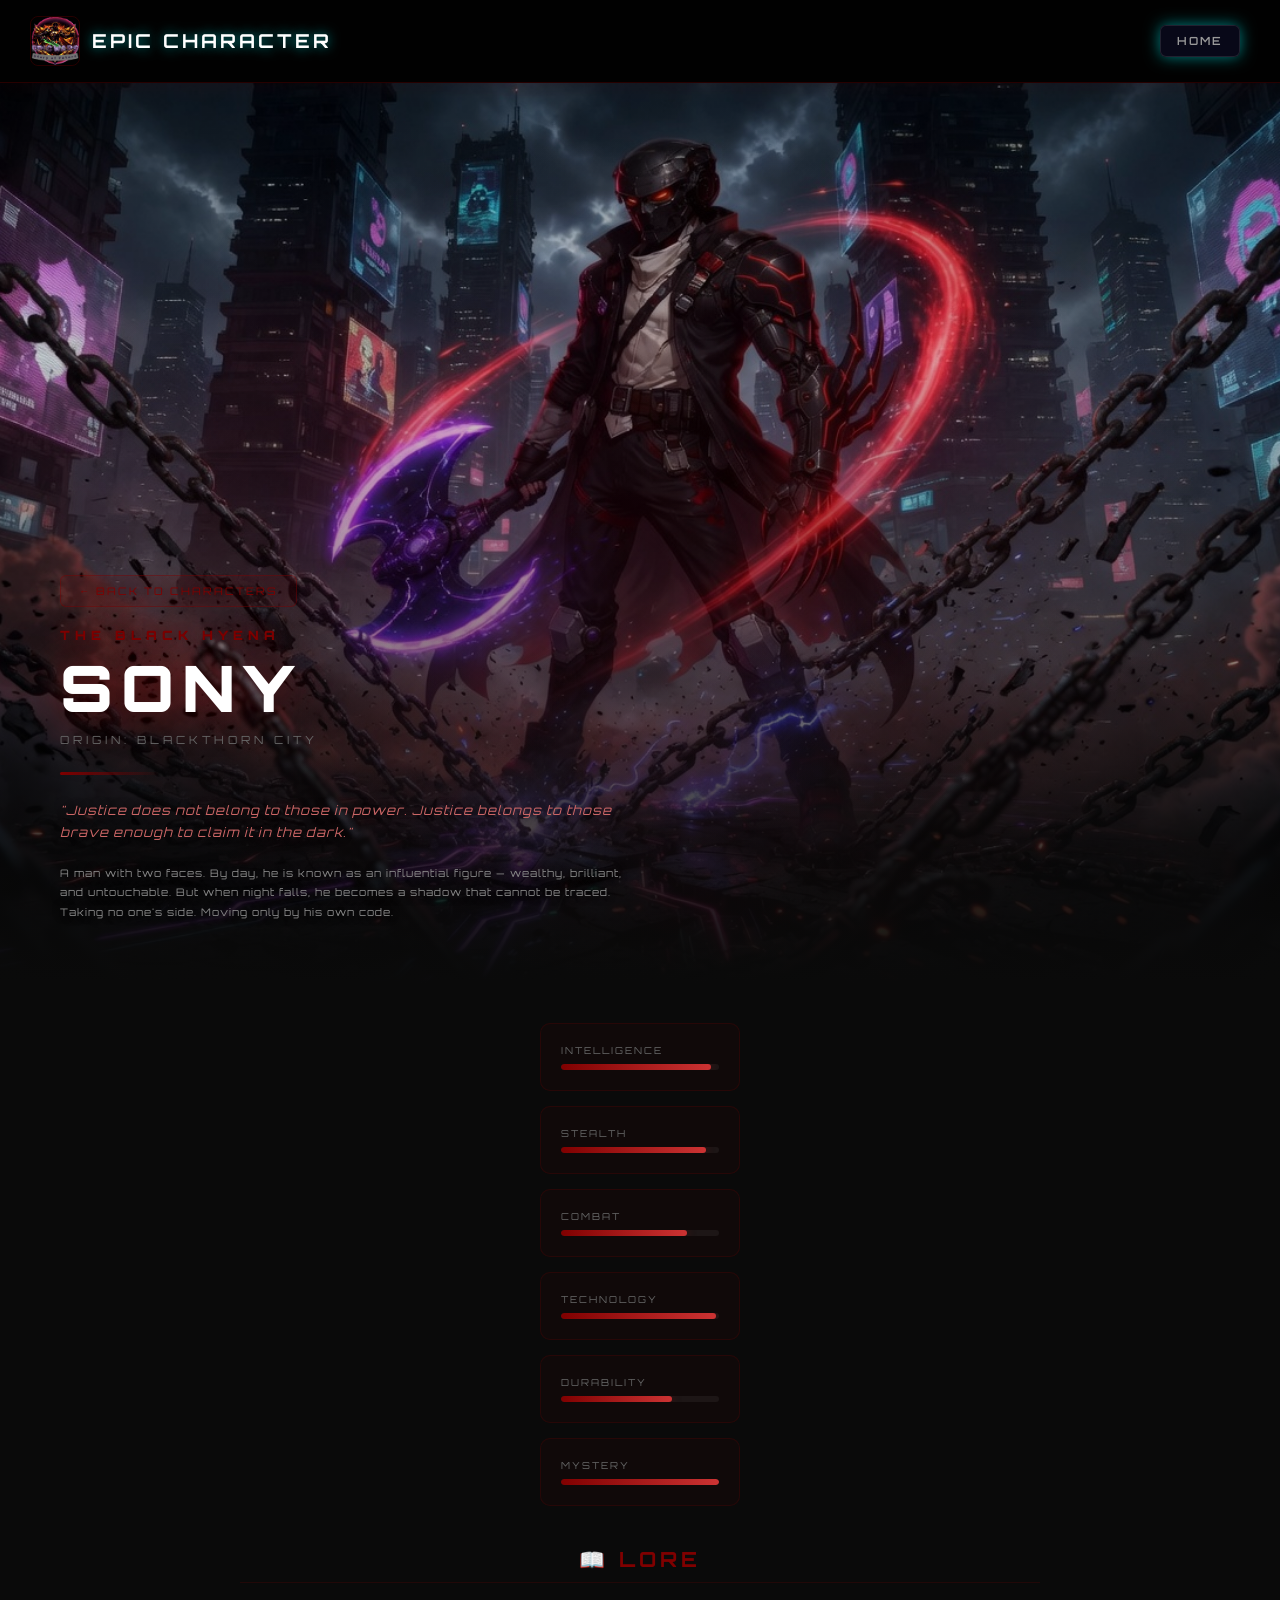
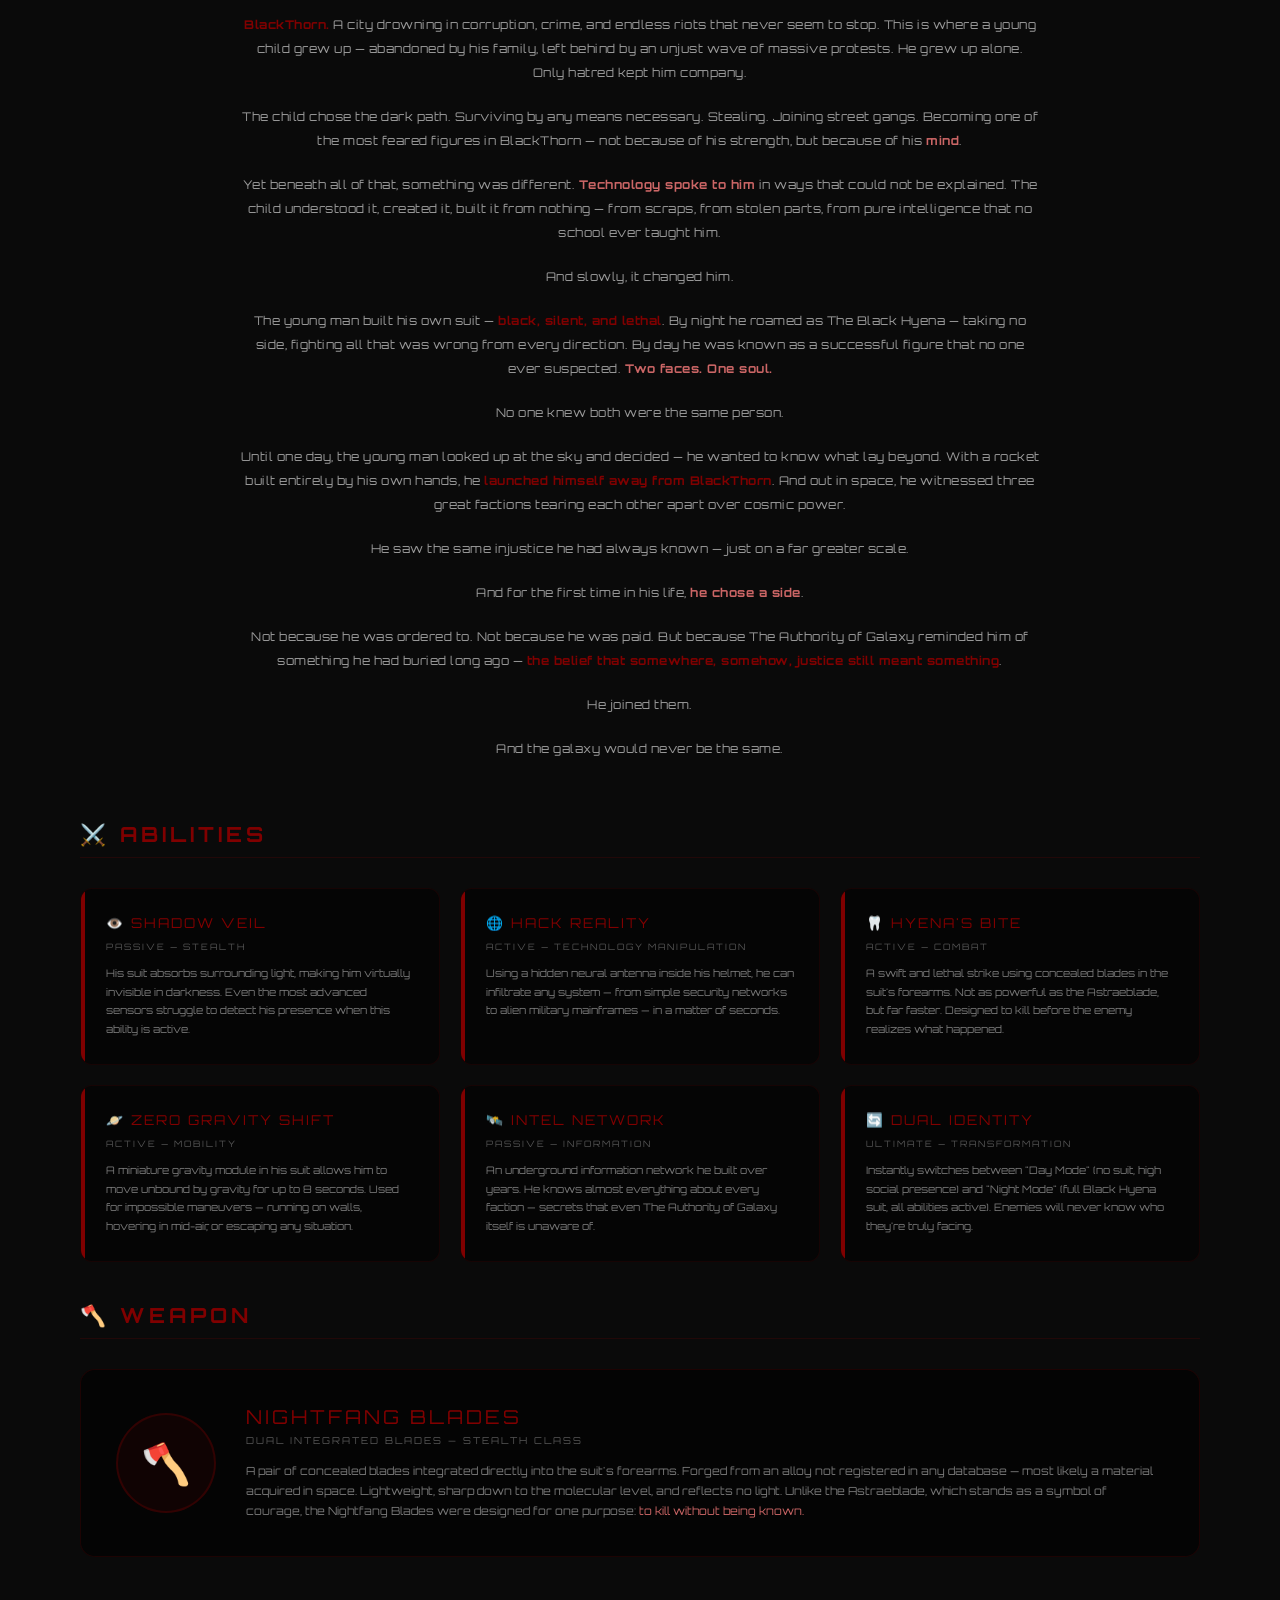
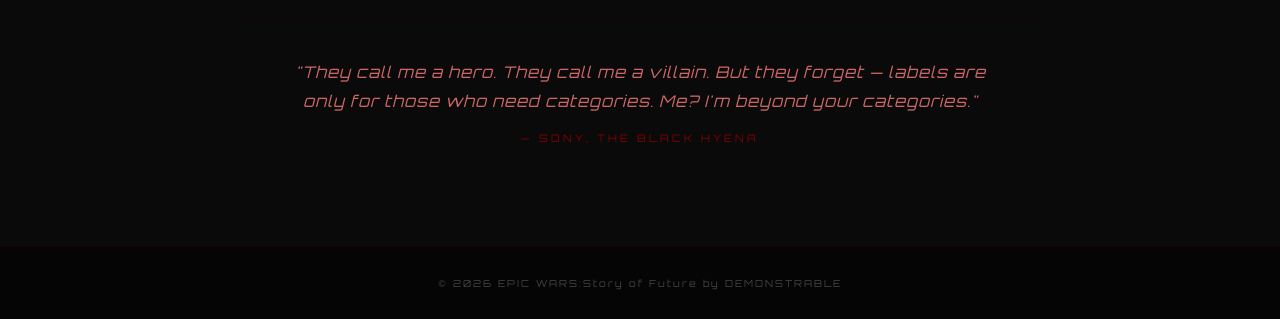
<file: sony.html>
<!DOCTYPE html>
<html lang="en" xmlns="http://www.w3.org/1999/xhtml">
<head>

    <!-- Google Analytics -->
    <script async src="https://www.googletagmanager.com/gtag/js?id=G-RESM87LKGB"></script>
    <script>
        window.dataLayer = window.dataLayer || [];
        function gtag() { dataLayer.push(arguments); }
        gtag('js', new Date());
        gtag('config', 'G-RESM87LKGB');
    </script>

    <meta charset="utf-8" />
    <title>Sony — EPIC WARS:Story of Future</title>
    <link rel="stylesheet" href="style.css">
    <link rel="icon" href="logo.png">
    <link href="https://fonts.googleapis.com/css2?family=Orbitron:wght@400;700;900&display=swap" rel="stylesheet">

    <style>
        * {
            margin: 0;
            padding: 0;
            box-sizing: border-box;
        }

        body {
            background: #0a0a0a;
            font-family: 'Orbitron', sans-serif;
            color: #e0e0e0;
            overflow-x: hidden;
        }

        /* ===== NAVBAR ===== */
        header {
            display: flex;
            justify-content: space-between;
            align-items: center;
            padding: 15px 30px;
            background: rgba(0, 0, 0, 0.9);
            border-bottom: 1px solid rgba(128, 0, 0, 0.3);
            box-shadow: 0 0 20px rgba(128, 0, 0, 0.1);
            flex-wrap: wrap;
            gap: 10px;
            position: relative;
            z-index: 100;
        }

        .logo-container {
            display: flex;
            align-items: center;
            gap: 12px;
        }

            .logo-container img {
                width: 50px;
                height: 50px;
                border-radius: 8px;
                border: 1px solid rgba(128, 0, 0, 0.3);
            }

            .logo-container h1 {
                font-size: 1.2em;
                color: #fff;
                letter-spacing: 3px;
            }

        .game-menu {
            display: flex;
            gap: 5px;
            flex-wrap: wrap;
        }

            .game-menu a {
                text-decoration: none;
                color: #999;
                font-size: 0.7em;
                letter-spacing: 2px;
                padding: 8px 16px;
                border: 1px solid rgba(255,255,255,0.1);
                border-radius: 6px;
                transition: 0.3s;
            }

                .game-menu a:hover {
                    color: #800000;
                    border-color: #800000;
                    box-shadow: 0 0 15px rgba(128, 0, 0, 0.3);
                }

                .game-menu a.active {
                    color: #800000;
                    border-color: #800000;
                    background: rgba(128, 0, 0, 0.1);
                }

        /* ===== HERO WALLPAPER SECTION ===== */
        .hero-wallpaper {
            position: relative;
            width: 100%;
            height: 100vh;
            min-height: 600px;
            display: flex;
            align-items: flex-end;
            justify-content: flex-start;
        }

            .hero-wallpaper::before {
                content: '';
                position: absolute;
                top: 0;
                left: 0;
                width: 100%;
                height: 100%;
                background: linear-gradient( to bottom, rgba(0, 0, 0, 0.3) 0%, rgba(0, 0, 0, 0.1) 30%, rgba(0, 0, 0, 0.4) 60%, rgba(10, 10, 10, 1) 100% );
                z-index: 1;
            }

            .hero-wallpaper::after {
                content: '';
                position: absolute;
                top: 0;
                left: 0;
                width: 100%;
                height: 100%;
                background: radial-gradient(ellipse at center, rgba(128, 0, 0, 0.1) 0%, transparent 70%);
                z-index: 1;
            }

        .hero-content {
            position: relative;
            z-index: 2;
            padding: 60px;
            max-width: 700px;
        }

        .back-link {
            display: inline-flex;
            align-items: center;
            gap: 8px;
            font-family: 'Orbitron', sans-serif;
            font-size: 0.65em;
            color: #800000;
            text-decoration: none;
            letter-spacing: 2px;
            margin-bottom: 20px;
            padding: 8px 18px;
            border: 1px solid rgba(128, 0, 0, 0.4);
            border-radius: 6px;
            background: rgba(128, 0, 0, 0.1);
            transition: 0.3s;
            text-shadow: 0 0 10px rgba(0,0,0,0.8);
        }

            .back-link:hover {
                background: rgba(128, 0, 0, 0.2);
                box-shadow: 0 0 15px rgba(128, 0, 0, 0.3);
            }

        .char-alias {
            font-size: 0.8em;
            color: #800000;
            letter-spacing: 5px;
            margin-bottom: 10px;
            text-transform: uppercase;
            text-shadow: 0 0 20px rgba(128, 0, 0, 0.8);
            font-weight: 900;
        }

        .char-name {
            font-size: 4em;
            font-weight: 900;
            color: #fff;
            letter-spacing: 8px;
            margin-bottom: 10px;
            text-shadow: 0 0 40px rgba(128, 0, 0, 0.6), 0 0 80px rgba(60, 0, 0, 0.3);
            line-height: 1.1;
        }

        .char-origin {
            font-size: 0.7em;
            color: #666;
            letter-spacing: 4px;
            margin-bottom: 25px;
        }

        .char-divider {
            width: 100px;
            height: 3px;
            background: linear-gradient(to right, #800000, transparent);
            margin-bottom: 25px;
            border-radius: 2px;
        }

        .char-tagline {
            font-size: 0.8em;
            color: #cc6666;
            font-style: italic;
            letter-spacing: 1px;
            margin-bottom: 20px;
            line-height: 1.7;
            text-shadow: 0 0 10px rgba(0,0,0,0.8);
        }

        .char-desc {
            font-size: 0.65em;
            color: #888;
            line-height: 1.9;
            letter-spacing: 1px;
            text-shadow: 0 0 10px rgba(0,0,0,0.8);
        }

        /* ===== STATS BAR ===== */
        .stats-container {
            max-width: 1200px;
            margin: 0 auto;
            padding: 40px 40px;
        }

        .stats-grid {
            display: grid;
            grid-template-columns: repeat(auto-fit, minmax(200px, 1fr));
            gap: 15px;
        }

        .stat-box {
            background: rgba(128, 0, 0, 0.05);
            border: 1px solid rgba(128, 0, 0, 0.2);
            border-radius: 10px;
            padding: 20px;
            transition: 0.3s;
        }

            .stat-box:hover {
                border-color: #800000;
                box-shadow: 0 0 20px rgba(128, 0, 0, 0.2);
            }

        .stat-label {
            font-size: 0.6em;
            color: #666;
            letter-spacing: 2px;
            margin-bottom: 8px;
            text-transform: uppercase;
        }

        .stat-bar-bg {
            width: 100%;
            height: 6px;
            background: rgba(255,255,255,0.05);
            border-radius: 3px;
            overflow: hidden;
        }

        .stat-bar-fill {
            height: 100%;
            border-radius: 3px;
            background: linear-gradient(to right, #800000, #cc3333);
            box-shadow: 0 0 10px rgba(128, 0, 0, 0.5);
            transition: width 1.5s ease;
        }

        /* ===== SECTION TITLE ===== */
        .section-title {
            font-size: 1.3em;
            color: #800000;
            letter-spacing: 4px;
            margin-bottom: 30px;
            padding-bottom: 10px;
            border-bottom: 1px solid rgba(128, 0, 0, 0.2);
        }

        /* ===== LORE SECTION ===== */
        .lore-section {
            max-width: 1200px;
            margin: 0 auto;
            padding: 0 40px 40px;
        }

        .lore-content {
            font-size: 0.75em;
            color: #999;
            line-height: 2;
            letter-spacing: 0.5px;
            text-align: center;
            max-width: 800px;
            margin: 0 auto;
        }

            .lore-content p {
                margin-bottom: 20px;
            }

            .lore-content .highlight {
                color: #cc6666;
                font-weight: 700;
            }

            .lore-content .dark-highlight {
                color: #800000;
                font-weight: 700;
            }

        /* ===== ABILITIES SECTION ===== */
        .abilities-section {
            max-width: 1200px;
            margin: 0 auto;
            padding: 0 40px 40px;
        }

        .abilities-grid {
            display: grid;
            grid-template-columns: repeat(auto-fit, minmax(280px, 1fr));
            gap: 20px;
        }

        .ability-card {
            background: rgba(0, 0, 0, 0.5);
            border: 1px solid rgba(128, 0, 0, 0.15);
            border-radius: 12px;
            padding: 25px;
            transition: 0.3s;
            position: relative;
            overflow: hidden;
        }

            .ability-card::before {
                content: '';
                position: absolute;
                top: 0;
                left: 0;
                width: 4px;
                height: 100%;
                background: #800000;
                border-radius: 2px;
            }

            .ability-card:hover {
                border-color: rgba(128, 0, 0, 0.4);
                box-shadow: 0 0 25px rgba(128, 0, 0, 0.15);
                transform: translateY(-3px);
            }

        .ability-name {
            font-size: 0.85em;
            color: #800000;
            letter-spacing: 2px;
            margin-bottom: 10px;
        }

        .ability-type {
            font-size: 0.55em;
            color: #555;
            letter-spacing: 2px;
            text-transform: uppercase;
            margin-bottom: 12px;
        }

        .ability-desc {
            font-size: 0.65em;
            color: #777;
            line-height: 1.8;
        }

        /* ===== WEAPON SECTION ===== */
        .weapon-section {
            max-width: 1200px;
            margin: 0 auto;
            padding: 0 40px 60px;
        }

        .weapon-card {
            background: rgba(0, 0, 0, 0.6);
            border: 1px solid rgba(128, 0, 0, 0.2);
            border-radius: 15px;
            padding: 35px;
            display: flex;
            gap: 30px;
            align-items: center;
            flex-wrap: wrap;
            transition: 0.3s;
        }

            .weapon-card:hover {
                border-color: #800000;
                box-shadow: 0 0 30px rgba(128, 0, 0, 0.2);
            }

        .weapon-icon {
            width: 100px;
            height: 100px;
            background: rgba(128, 0, 0, 0.1);
            border: 2px solid rgba(128, 0, 0, 0.3);
            border-radius: 50%;
            display: flex;
            align-items: center;
            justify-content: center;
            font-size: 2.5em;
            flex-shrink: 0;
            animation: weaponPulse 3s ease-in-out infinite alternate;
        }

        @keyframes weaponPulse {
            0% {
                box-shadow: 0 0 10px rgba(128, 0, 0, 0.1);
            }

            100% {
                box-shadow: 0 0 25px rgba(128, 0, 0, 0.3);
            }
        }

        .weapon-info {
            flex: 1;
            min-width: 250px;
        }

        .weapon-name {
            font-size: 1.2em;
            color: #800000;
            letter-spacing: 3px;
            margin-bottom: 5px;
        }

        .weapon-type {
            font-size: 0.6em;
            color: #555;
            letter-spacing: 2px;
            margin-bottom: 15px;
        }

        .weapon-desc {
            font-size: 0.7em;
            color: #777;
            line-height: 1.8;
        }

        /* ===== QUOTE SECTION ===== */
        .quote-section {
            max-width: 800px;
            margin: 0 auto 60px;
            padding: 40px;
            text-align: center;
            border-top: 1px solid rgba(128, 0, 0, 0.1);
            border-bottom: 1px solid rgba(128, 0, 0, 0.1);
        }

        .quote-text {
            font-size: 1em;
            color: #cc6666;
            font-style: italic;
            letter-spacing: 1px;
            line-height: 1.8;
            margin-bottom: 15px;
        }

        .quote-author {
            font-size: 0.65em;
            color: #800000;
            letter-spacing: 3px;
        }

        /* ===== FOOTER ===== */
        footer {
            text-align: center;
            padding: 30px;
            border-top: 1px solid rgba(128, 0, 0, 0.15);
            background: rgba(0, 0, 0, 0.5);
        }

            footer p {
                font-size: 0.6em;
                color: #444;
                letter-spacing: 2px;
            }

        /* ===== RESPONSIVE ===== */
        @media (max-width: 768px) {
            .hero-content {
                padding: 30px 25px;
            }

            .char-name {
                font-size: 2.5em;
                letter-spacing: 4px;
            }

            .lore-section,
            .abilities-section,
            .weapon-section,
            .stats-container {
                padding-left: 20px;
                padding-right: 20px;
            }

            header {
                justify-content: center;
                text-align: center;
            }
        }
    </style>

</head>

<body>

    <!-- NAVBAR -->
    <header>
        <div class="logo-container">
            <img src="EWSF-logo.png" alt="Logo">
            <h1>EPIC CHARACTER</h1>
        </div>
        <nav class="game-menu">
            <a href="index.html">HOME</a>
        </nav>
    </header>

    <!-- HERO WALLPAPER -->
    <section class="hero-wallpaper" style="background-image: url('SONY.jpg'); background-size: cover; background-position: center center; background-repeat: no-repeat;">
        <div class="hero-content">
            <a href="characters.html" class="back-link">← BACK TO CHARACTERS</a>
            <div class="char-alias">THE BLACK HYENA</div>
            <h1 class="char-name">SONY</h1>
            <div class="char-origin">ORIGIN: BLACKTHORN CITY</div>
            <div class="char-divider"></div>
            <div class="char-tagline">
                "Justice does not belong to those in power. Justice belongs to those brave enough to claim it in the dark."
            </div>
            <p class="char-desc">
                A man with two faces. By day, he is known as an influential figure — wealthy, brilliant, and untouchable.
                But when night falls, he becomes a shadow that cannot be traced. Taking no one's side.
                Moving only by his own code.
            </p>
        </div>
    </section>

    <!-- STATS -->
    <div class="stats-container">
        <div class="stats-grid">
            <div class="stat-box">
                <div class="stat-label">INTELLIGENCE</div>
                <div class="stat-bar-bg">
                    <div class="stat-bar-fill" style="width: 95%;"></div>
                </div>
            </div>
            <div class="stat-box">
                <div class="stat-label">STEALTH</div>
                <div class="stat-bar-bg">
                    <div class="stat-bar-fill" style="width: 92%;"></div>
                </div>
            </div>
            <div class="stat-box">
                <div class="stat-label">COMBAT</div>
                <div class="stat-bar-bg">
                    <div class="stat-bar-fill" style="width: 80%;"></div>
                </div>
            </div>
            <div class="stat-box">
                <div class="stat-label">TECHNOLOGY</div>
                <div class="stat-bar-bg">
                    <div class="stat-bar-fill" style="width: 98%;"></div>
                </div>
            </div>
            <div class="stat-box">
                <div class="stat-label">DURABILITY</div>
                <div class="stat-bar-bg">
                    <div class="stat-bar-fill" style="width: 70%;"></div>
                </div>
            </div>
            <div class="stat-box">
                <div class="stat-label">MYSTERY</div>
                <div class="stat-bar-bg">
                    <div class="stat-bar-fill" style="width: 100%;"></div>
                </div>
            </div>
        </div>
    </div>

    <!-- LORE -->
    <section class="lore-section">
        <h2 class="section-title">📖 LORE</h2>
        <div class="lore-content">
            <p>
                <span class="dark-highlight">BlackThorn.</span> A city drowning in corruption, crime, and endless riots that never seem to stop. This is where a young child grew up — abandoned by his family, left behind by an unjust wave of massive protests. He grew up alone. Only hatred kept him company.
            </p>
            <p>
                The child chose the dark path. Surviving by any means necessary. Stealing. Joining street gangs. Becoming one of the most feared figures in BlackThorn — not because of his strength, but because of his <span class="highlight">mind</span>.
            </p>
            <p>
                Yet beneath all of that, something was different. <span class="highlight">Technology spoke to him</span> in ways that could not be explained. The child understood it, created it, built it from nothing — from scraps, from stolen parts, from pure intelligence that no school ever taught him.
            </p>
            <p>
                And slowly, it changed him.
            </p>
            <p>
                The young man built his own suit — <span class="dark-highlight">black, silent, and lethal</span>. By night he roamed as The Black Hyena — taking no side, fighting all that was wrong from every direction. By day he was known as a successful figure that no one ever suspected. <span class="highlight">Two faces. One soul.</span>
            </p>
            <p>
                No one knew both were the same person.
            </p>
            <p>
                Until one day, the young man looked up at the sky and decided — he wanted to know what lay beyond. With a rocket built entirely by his own hands, he <span class="dark-highlight">launched himself away from BlackThorn</span>. And out in space, he witnessed three great factions tearing each other apart over cosmic power.
            </p>
            <p>
                He saw the same injustice he had always known — just on a far greater scale.
            </p>
            <p>
                And for the first time in his life, <span class="highlight">he chose a side</span>.
            </p>
            <p>
                Not because he was ordered to. Not because he was paid. But because The Authority of Galaxy reminded him of something he had buried long ago — <span class="dark-highlight">the belief that somewhere, somehow, justice still meant something</span>.
            </p>
            <p>
                He joined them.
            </p>
            <p>
                And the galaxy would never be the same.
            </p>
        </div>
    </section>

    <!-- ABILITIES -->
    <section class="abilities-section">
        <h2 class="section-title">⚔️ ABILITIES</h2>
        <div class="abilities-grid">

            <div class="ability-card">
                <div class="ability-name">👁️ SHADOW VEIL</div>
                <div class="ability-type">Passive — Stealth</div>
                <p class="ability-desc">
                    His suit absorbs surrounding light, making him virtually invisible in darkness.
                    Even the most advanced sensors struggle to detect his presence when this ability is active.
                </p>
            </div>

            <div class="ability-card">
                <div class="ability-name">🌐 HACK REALITY</div>
                <div class="ability-type">Active — Technology Manipulation</div>
                <p class="ability-desc">
                    Using a hidden neural antenna inside his helmet, he can infiltrate any system —
                    from simple security networks to alien military mainframes — in a matter of seconds.
                </p>
            </div>

            <div class="ability-card">
                <div class="ability-name">🦷 HYENA'S BITE</div>
                <div class="ability-type">Active — Combat</div>
                <p class="ability-desc">
                    A swift and lethal strike using concealed blades in the suit's forearms.
                    Not as powerful as the Astraeblade, but far faster. Designed to kill before the enemy realizes what happened.
                </p>
            </div>

            <div class="ability-card">
                <div class="ability-name">🪐 ZERO GRAVITY SHIFT</div>
                <div class="ability-type">Active — Mobility</div>
                <p class="ability-desc">
                    A miniature gravity module in his suit allows him to move unbound by gravity for up to 8 seconds.
                    Used for impossible maneuvers — running on walls, hovering in mid-air, or escaping any situation.
                </p>
            </div>

            <div class="ability-card">
                <div class="ability-name">🛰️ INTEL NETWORK</div>
                <div class="ability-type">Passive — Information</div>
                <p class="ability-desc">
                    An underground information network he built over years.
                    He knows almost everything about every faction — secrets that even The Authority of Galaxy itself is unaware of.
                </p>
            </div>

            <div class="ability-card">
                <div class="ability-name">🔄 DUAL IDENTITY</div>
                <div class="ability-type">Ultimate — Transformation</div>
                <p class="ability-desc">
                    Instantly switches between "Day Mode" (no suit, high social presence) and "Night Mode"
                    (full Black Hyena suit, all abilities active). Enemies will never know who they're truly facing.
                </p>
            </div>

        </div>
    </section>

    <!-- WEAPON -->
    <section class="weapon-section">
        <h2 class="section-title">🪓 WEAPON</h2>
        <div class="weapon-card">
            <div class="weapon-icon">🪓</div>
            <div class="weapon-info">
                <div class="weapon-name">NIGHTFANG BLADES</div>
                <div class="weapon-type">DUAL INTEGRATED BLADES — STEALTH CLASS</div>
                <p class="weapon-desc">
                    A pair of concealed blades integrated directly into the suit's forearms.
                    Forged from an alloy not registered in any database — most likely a material acquired in space.
                    Lightweight, sharp down to the molecular level, and reflects no light.
                    Unlike the Astraeblade, which stands as a symbol of courage, the Nightfang Blades were designed for one purpose:
                    <span style="color: #cc6666;">to kill without being known.</span>
                </p>
            </div>
        </div>
    </section>

    <!-- QUOTE -->
    <section class="quote-section">
        <div class="quote-text">
            "They call me a hero. They call me a villain. But they forget —
            labels are only for those who need categories. Me? I'm beyond your categories."
        </div>
        <div class="quote-author">— SONY, THE BLACK HYENA</div>
    </section>

    <!-- FOOTER -->
    <footer>
        <p>© 2026 EPIC WARS:Story of Future by DEMONSTRABLE</p>
    </footer>

</body>
</html>
</file>
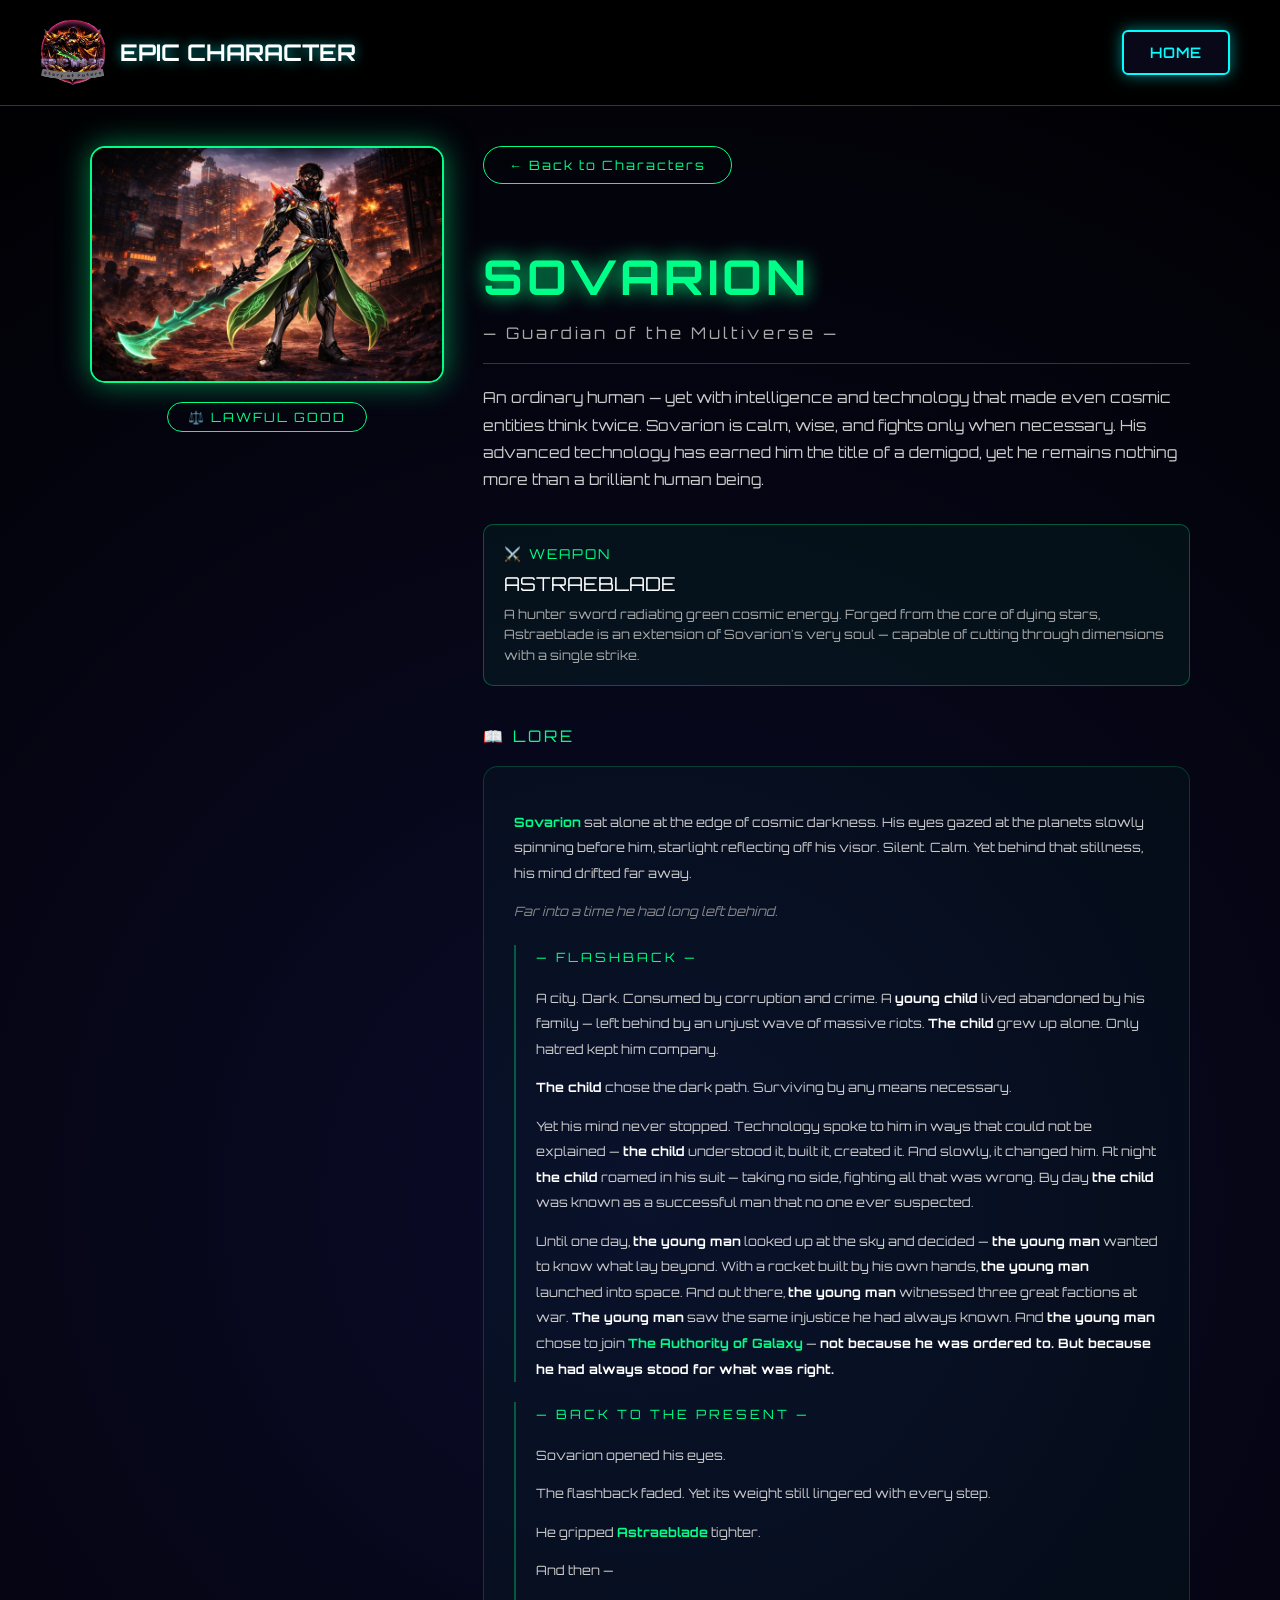
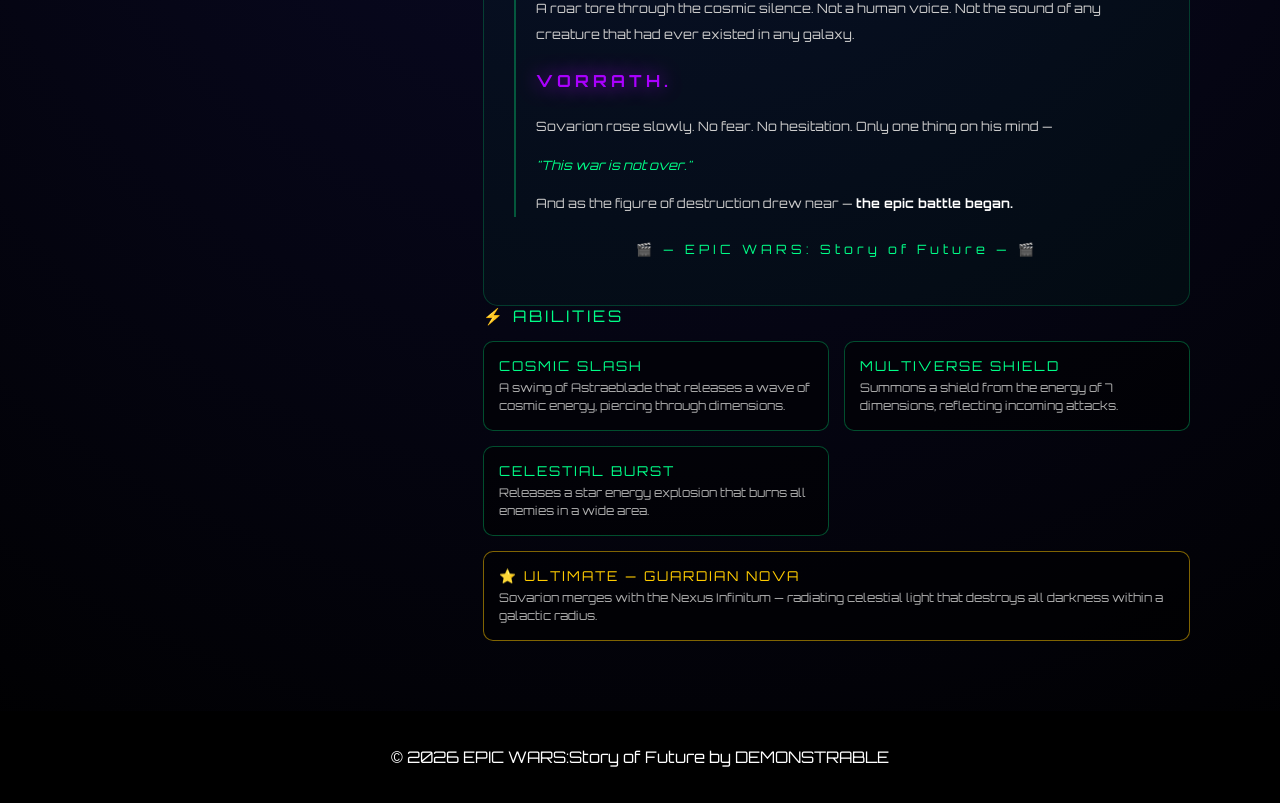
<file: sovarion.html>
<!DOCTYPE html>
<html lang="en" xmlns="http://www.w3.org/1999/xhtml">
<head>
    <meta charset="utf-8" />
    <title>Sovarion - EPIC WARS:Story of Future</title>
    <link rel="stylesheet" href="style.css" />
    <link rel="icon" href="logo.png" />
    <link href="https://fonts.googleapis.com/css2?family=Orbitron:wght@400;700;900&display=swap" rel="stylesheet">

    <!-- Google Analytics -->
    <script async src="https://www.googletagmanager.com/gtag/js?id=G-RESM87LKGB"></script>
    <script>
        window.dataLayer = window.dataLayer || [];
        function gtag() { dataLayer.push(arguments); }
        gtag('js', new Date());
        gtag('config', 'G-RESM87LKGB');
    </script>

    <style>
        /* NAVBAR */
        .sovarion-nav {
            display: flex;
            justify-content: center;
            align-items: center;
            gap: 15px;
            padding: 15px 20px;
            background: rgba(0, 0, 0, 0.8);
            border-bottom: 1px solid rgba(0, 255, 136, 0.3);
            box-shadow: 0 0 20px rgba(0, 255, 136, 0.1);
        }

        .nav-icon-box {
            display: flex;
            justify-content: center;
            align-items: center;
            width: 80px;
            height: 80px;
            border: 2px solid rgba(0, 255, 136, 0.4);
            border-radius: 12px;
            background: rgba(0, 255, 136, 0.05);
            transition: 0.3s;
            text-decoration: none;
            animation: navBoxPulse 3s ease-in-out infinite alternate;
        }

            .nav-icon-box:hover {
                border-color: #00ff88;
                background: rgba(0, 255, 136, 0.15);
                box-shadow: 0 0 20px rgba(0, 255, 136, 0.5);
                transform: scale(1.1);
            }

        @keyframes navBoxPulse {
            0% {
                box-shadow: 0 0 5px rgba(0, 255, 136, 0.2);
            }

            100% {
                box-shadow: 0 0 15px rgba(0, 255, 136, 0.4);
            }
        }

        .nav-icon-box img {
            width: 60px;
            height: 60px;
            border: none !important;
            animation: none !important;
            box-shadow: none !important;
        }

        /* CHAR PAGE */
        .char-page {
            max-width: 1100px;
            margin: 40px auto;
            padding: 0 20px;
            display: flex;
            gap: 40px;
            align-items: flex-start;
            flex-wrap: wrap;
        }

        .char-left {
            flex: 1;
            min-width: 280px;
            text-align: center;
        }

            .char-left img {
                width: 100%;
                max-width: 350px;
                border-radius: 15px;
                border: 2px solid #00ff88;
                box-shadow: 0 0 30px rgba(0, 255, 136, 0.5);
                animation: charGlow 3s ease-in-out infinite alternate;
            }

        @keyframes charGlow {
            0% {
                box-shadow: 0 0 20px rgba(0, 255, 136, 0.4);
            }

            100% {
                box-shadow: 0 0 50px rgba(0, 255, 136, 0.9);
            }
        }

        .char-moral {
            display: inline-block;
            margin-top: 15px;
            padding: 6px 20px;
            border: 1px solid #00ff88;
            border-radius: 20px;
            color: #00ff88;
            font-size: 0.8em;
            letter-spacing: 2px;
            font-family: 'Orbitron', sans-serif;
        }

        .char-right {
            flex: 2;
            min-width: 300px;
        }

        .char-name {
            font-size: 3em;
            color: #00ff88;
            text-shadow: 0 0 20px #00ff88;
            letter-spacing: 4px;
            margin-bottom: 5px;
            font-family: 'Orbitron', sans-serif;
        }

        .char-title {
            color: #aaa;
            font-size: 1em;
            letter-spacing: 3px;
            margin-bottom: 20px;
            font-family: 'Orbitron', sans-serif;
        }

        .char-divider {
            border: none;
            border-top: 1px solid rgba(0, 255, 136, 0.3);
            margin: 20px 0;
        }

        .char-desc {
            color: #ccc;
            line-height: 1.8;
            font-size: 0.95em;
            margin-bottom: 30px;
            font-family: 'Orbitron', sans-serif;
        }

        .skills-title {
            color: #00ff88;
            font-size: 1em;
            letter-spacing: 3px;
            margin-bottom: 15px;
            font-family: 'Orbitron', sans-serif;
        }

        .skills-grid {
            display: grid;
            grid-template-columns: repeat(2, 1fr);
            gap: 15px;
            margin-bottom: 30px;
        }

        .skill-card {
            background: rgba(0, 0, 0, 0.5);
            border: 1px solid rgba(0, 255, 136, 0.3);
            border-radius: 10px;
            padding: 15px;
            transition: 0.3s;
            font-family: 'Orbitron', sans-serif;
        }

            .skill-card:hover {
                border-color: #00ff88;
                box-shadow: 0 0 15px rgba(0, 255, 136, 0.3);
                transform: translateY(-3px);
            }

            .skill-card.ultimate {
                grid-column: span 2;
                border-color: rgba(255, 200, 0, 0.5);
            }

                .skill-card.ultimate:hover {
                    border-color: #ffcc00;
                    box-shadow: 0 0 15px rgba(255, 200, 0, 0.4);
                }

        .skill-name {
            color: #00ff88;
            font-size: 0.85em;
            letter-spacing: 2px;
            margin-bottom: 5px;
        }

        .skill-card.ultimate .skill-name {
            color: #ffcc00;
        }

        .skill-desc {
            color: #aaa;
            font-size: 0.75em;
            line-height: 1.5;
        }

        .weapon-box {
            background: rgba(0, 255, 136, 0.05);
            border: 1px solid rgba(0, 255, 136, 0.3);
            border-radius: 10px;
            padding: 20px;
            margin-bottom: 30px;
            font-family: 'Orbitron', sans-serif;
        }

        .weapon-title {
            color: #00ff88;
            font-size: 0.85em;
            letter-spacing: 2px;
            margin-bottom: 10px;
        }

        .weapon-name {
            color: white;
            font-size: 1.2em;
            margin-bottom: 8px;
        }

        .weapon-desc {
            color: #aaa;
            font-size: 0.8em;
            line-height: 1.6;
        }

        .back-btn {
            display: inline-block;
            padding: 10px 25px;
            border: 1px solid #00ff88;
            color: #00ff88;
            border-radius: 25px;
            text-decoration: none;
            font-family: 'Orbitron', sans-serif;
            font-size: 0.8em;
            letter-spacing: 2px;
            transition: 0.3s;
            margin-bottom: 30px;
        }

            .back-btn:hover {
                background: #00ff88;
                color: black;
            }
    </style>
</head>

<body class="character-detail-page">

    <!-- NAVBAR RAPI -->
    <header>

        <div class="logo-container">
            <img src="EWSF-logo.png">
            <h1>EPIC CHARACTER</h1>
        </div>

        <nav class="game-menu">
            <a href="index.html">HOME</a>
        </nav>

    </header>

    <div class="char-page">

        <!-- LEFT -->
        <div class="char-left">
            <img src="SOVARION.png" alt="Sovarion">
            <div class="char-moral">⚖️ LAWFUL GOOD</div>
        </div>

        <!-- RIGHT -->
        <div class="char-right">

            <a href="characters.html" class="back-btn">← Back to Characters</a>

            <h1 class="char-name">SOVARION</h1>
            <p class="char-title">— Guardian of the Multiverse —</p>

            <hr class="char-divider">

            <p class="char-desc">
                An ordinary human — yet with intelligence and technology that made even cosmic entities think twice.
                Sovarion is calm, wise, and fights only when necessary.
                His advanced technology has earned him the title of a demigod,
                yet he remains nothing more than a brilliant human being.
            </p>

            <!-- WEAPON -->
            <div class="weapon-box">
                <div class="weapon-title">⚔️ WEAPON</div>
                <div class="weapon-name">ASTRAEBLADE</div>
                <div class="weapon-desc">
                    A hunter sword radiating green cosmic energy. Forged from the core of dying stars,
                    Astraeblade is an extension of Sovarion's very soul — capable of cutting through
                    dimensions with a single strike.
                </div>
            </div>

            <!-- LORE SECTION -->
            <div style="margin-top: 40px;">
                <div style="color: #00ff88; font-family: 'Orbitron', sans-serif; font-size: 1em; letter-spacing: 3px; margin-bottom: 20px;">📖 LORE</div>

                <div style="background: rgba(0,255,136,0.03); border: 1px solid rgba(0,255,136,0.2); border-radius: 15px; padding: 30px; font-family: 'Orbitron', sans-serif; line-height: 2; color: #ccc; font-size: 0.8em;">

                    <p><strong style="color:#00ff88;">Sovarion</strong> sat alone at the edge of cosmic darkness. His eyes gazed at the planets slowly spinning before him, starlight reflecting off his visor. Silent. Calm. Yet behind that stillness, his mind drifted far away.</p>

                    <p style="color:#888; font-style:italic;">Far into a time he had long left behind.</p>

                    <div style="border-left: 2px solid rgba(0,255,136,0.3); padding-left: 20px; margin: 20px 0;">
                        <div style="color:#00ff88; letter-spacing:3px; margin-bottom:15px;">— FLASHBACK —</div>

                        <p>A city. Dark. Consumed by corruption and crime. A <strong style="color:white;">young child</strong> lived abandoned by his family — left behind by an unjust wave of massive riots. <strong style="color:white;">The child</strong> grew up alone. Only hatred kept him company.</p>

                        <p><strong style="color:white;">The child</strong> chose the dark path. Surviving by any means necessary.</p>

                        <p>Yet his mind never stopped. Technology spoke to him in ways that could not be explained — <strong style="color:white;">the child</strong> understood it, built it, created it. And slowly, it changed him. At night <strong style="color:white;">the child</strong> roamed in his suit — taking no side, fighting all that was wrong. By day <strong style="color:white;">the child</strong> was known as a successful man that no one ever suspected.</p>

                        <p>Until one day, <strong style="color:white;">the young man</strong> looked up at the sky and decided — <strong style="color:white;">the young man</strong> wanted to know what lay beyond. With a rocket built by his own hands, <strong style="color:white;">the young man</strong> launched into space. And out there, <strong style="color:white;">the young man</strong> witnessed three great factions at war. <strong style="color:white;">The young man</strong> saw the same injustice he had always known. And <strong style="color:white;">the young man</strong> chose to join <strong style="color:#00ff88;">The Authority of Galaxy</strong> — <strong style="color:white;">not because he was ordered to. But because he had always stood for what was right.</strong></p>
                    </div>

                    <div style="border-left: 2px solid rgba(0,255,136,0.3); padding-left: 20px; margin: 20px 0;">
                        <div style="color:#00ff88; letter-spacing:3px; margin-bottom:15px;">— BACK TO THE PRESENT —</div>

                        <p>Sovarion opened his eyes.</p>

                        <p>The flashback faded. Yet its weight still lingered with every step.</p>

                        <p>He gripped <strong style="color:#00ff88;">Astraeblade</strong> tighter.</p>

                        <p>And then —</p>

                        <p>A roar tore through the cosmic silence. Not a human voice. Not the sound of any creature that had ever existed in any galaxy.</p>

                        <p style="font-size:1.3em; color:#aa00ff; text-shadow: 0 0 20px #aa00ff; letter-spacing:4px;"><strong>VORRATH.</strong></p>

                        <p>Sovarion rose slowly. No fear. No hesitation. Only one thing on his mind —</p>

                        <p style="font-style:italic; color:#00ff88;">"This war is not over."</p>

                        <p>And as the figure of destruction drew near — <strong style="color:white;">the epic battle began.</strong></p>
                    </div>

                    <p style="text-align:center; color:#00ff88; letter-spacing:4px; margin-top:20px;">🎬 — EPIC WARS: Story of Future — 🎬</p>

                </div>
            </div>

            <!-- SKILLS -->



            <div class="skills-title">⚡ ABILITIES</div>
            <div class="skills-grid">
                <div class="skill-card">
                    <div class="skill-name">COSMIC SLASH</div>
                    <div class="skill-desc">A swing of Astraeblade that releases a wave of cosmic energy, piercing through dimensions.</div>
                </div>
                <div class="skill-card">
                    <div class="skill-name">MULTIVERSE SHIELD</div>
                    <div class="skill-desc">Summons a shield from the energy of 7 dimensions, reflecting incoming attacks.</div>
                </div>
                <div class="skill-card">
                    <div class="skill-name">CELESTIAL BURST</div>
                    <div class="skill-desc">Releases a star energy explosion that burns all enemies in a wide area.</div>
                </div>
                <div class="skill-card ultimate">
                    <div class="skill-name">⭐ ULTIMATE — GUARDIAN NOVA</div>
                    <div class="skill-desc">Sovarion merges with the Nexus Infinitum — radiating celestial light that destroys all darkness within a galactic radius.</div>
                </div>
            </div>

        </div>
    </div>

    <footer>
        <p>© 2026 EPIC WARS:Story of Future by DEMONSTRABLE</p>
    </footer>

</body>
</html>
</file>
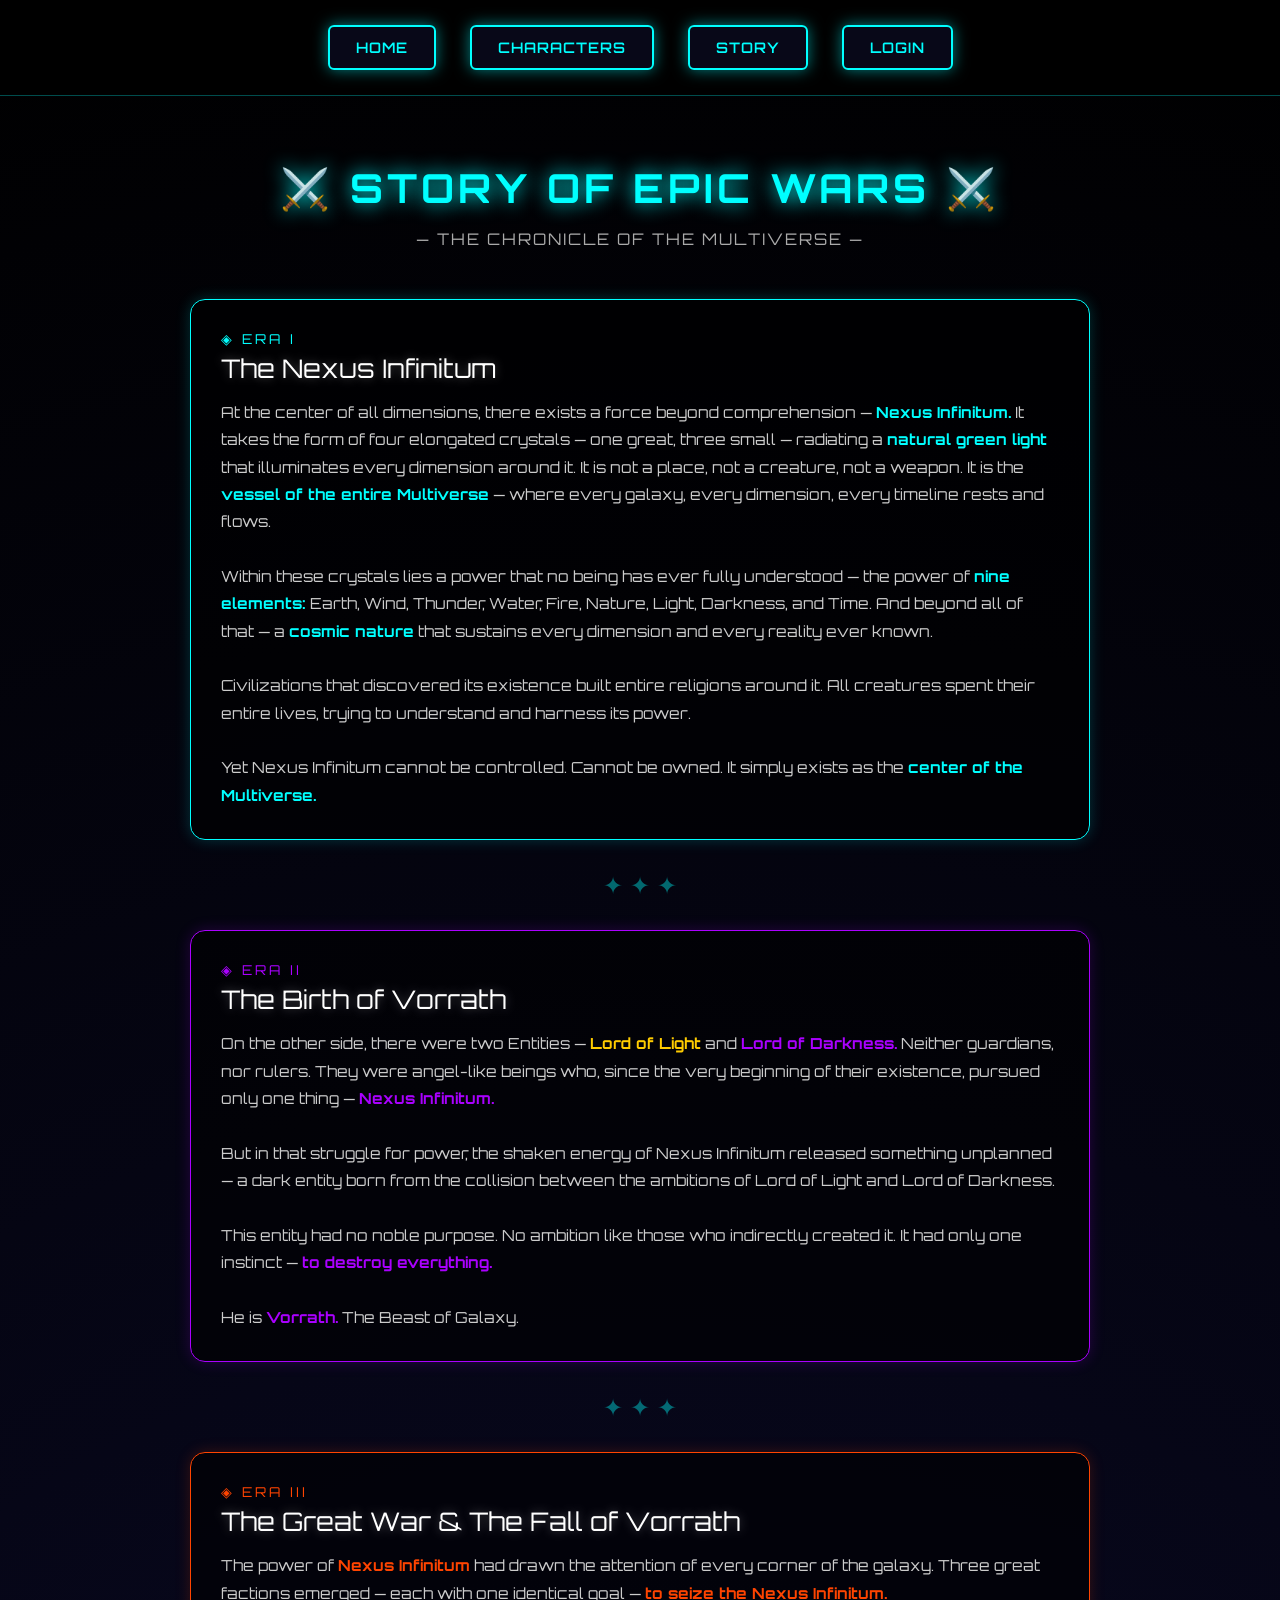
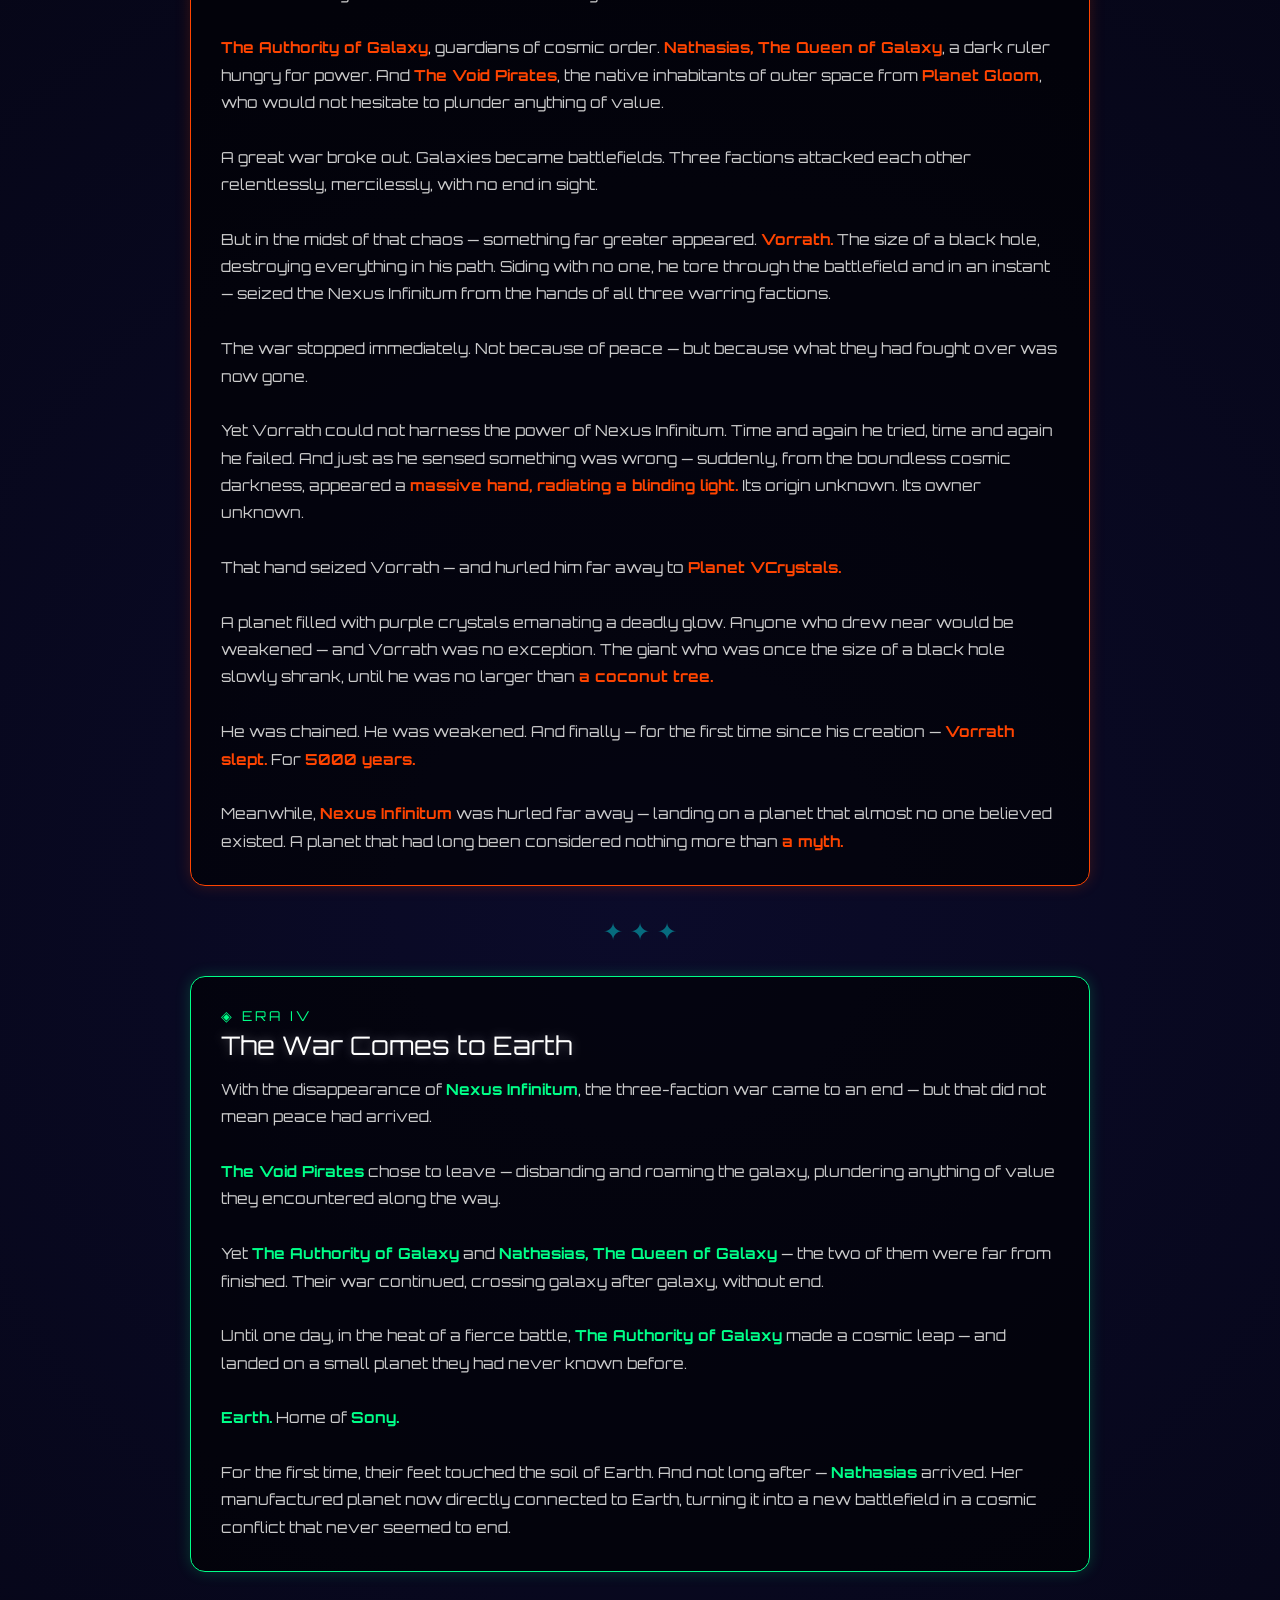
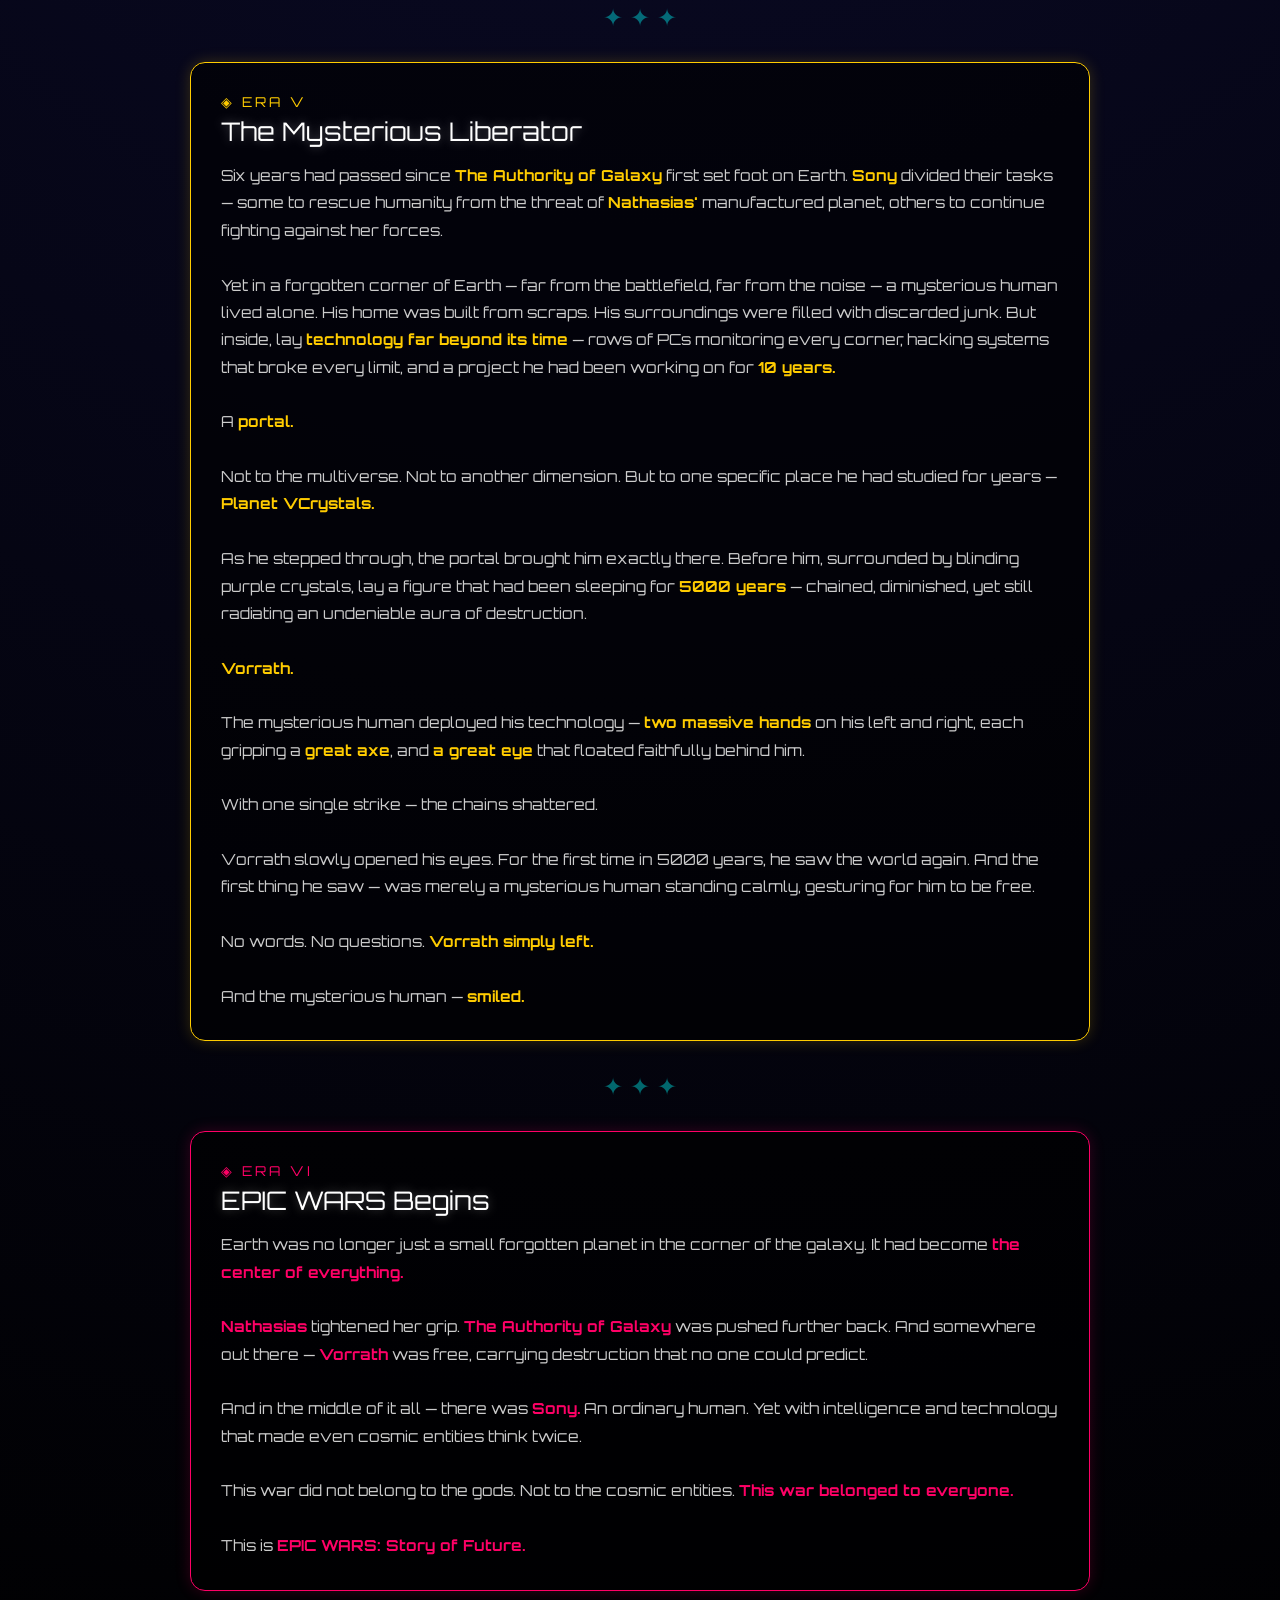
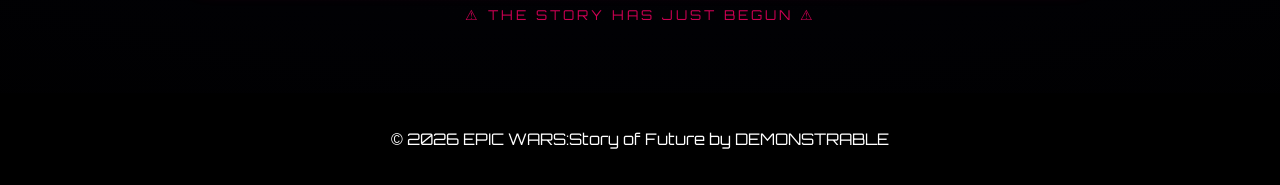
<file: story.html>
<!DOCTYPE html>
<html lang="en" xmlns="http://www.w3.org/1999/xhtml">
<head>

    <!-- Google Analytics -->
    <script async src="https://www.googletagmanager.com/gtag/js?id=G-RESM87LKGB"></script>
    <script>
        window.dataLayer = window.dataLayer || [];
        function gtag() { dataLayer.push(arguments); }
        gtag('js', new Date());
        gtag('config', 'G-RESM87LKGB');
    </script>


    <meta charset="utf-8" />
    <title>Story - EPIC WARS:Story of Future</title>
    <link rel="stylesheet" href="style.css" />
    <link rel="icon" href="logo.png" />
    <link href="https://fonts.googleapis.com/css2?family=Orbitron:wght@400;700;900&display=swap" rel="stylesheet">
    <style>
        .story-container {
            max-width: 900px;
            margin: 40px auto;
            padding: 0 20px;
        }

        .story-title {
            text-align: center;
            font-size: 2.5em;
            color: cyan;
            text-shadow: 0 0 20px cyan;
            letter-spacing: 4px;
            margin-bottom: 10px;
        }

        .story-subtitle {
            text-align: center;
            color: #aaaaaa;
            font-size: 1em;
            margin-bottom: 50px;
            letter-spacing: 2px;
        }

        .era-card {
            background: rgba(0, 0, 0, 0.6);
            border-radius: 15px;
            padding: 30px;
            margin-bottom: 30px;
            transition: box-shadow 0.3s ease;
        }

        .era-number {
            font-size: 0.85em;
            letter-spacing: 3px;
            margin-bottom: 5px;
        }

        .era-title {
            font-size: 1.6em;
            color: white;
            margin-bottom: 15px;
            text-shadow: 0 0 10px rgba(255,255,255,0.3);
        }

        .era-text {
            color: #cccccc;
            line-height: 1.8;
            font-size: 0.95em;
        }

        .era-1 {
            border: 1px solid #00ffff;
            box-shadow: 0 0 15px rgba(0,255,255,0.2);
        }

        .era-2 {
            border: 1px solid #aa00ff;
            box-shadow: 0 0 15px rgba(170,0,255,0.2);
        }

        .era-3 {
            border: 1px solid #ff4400;
            box-shadow: 0 0 15px rgba(255,68,0,0.2);
        }

        .era-4 {
            border: 1px solid #00ff88;
            box-shadow: 0 0 15px rgba(0,255,136,0.2);
        }

        .era-5 {
            border: 1px solid #ffcc00;
            box-shadow: 0 0 15px rgba(255,204,0,0.2);
        }

        .era-6 {
            border: 1px solid #ff0066;
            box-shadow: 0 0 15px rgba(255,0,102,0.2);
        }

        .era-1:hover {
            box-shadow: 0 0 30px rgba(0,255,255,0.5);
        }

        .era-2:hover {
            box-shadow: 0 0 30px rgba(170,0,255,0.5);
        }

        .era-3:hover {
            box-shadow: 0 0 30px rgba(255,68,0,0.5);
        }

        .era-4:hover {
            box-shadow: 0 0 30px rgba(0,255,136,0.5);
        }

        .era-5:hover {
            box-shadow: 0 0 30px rgba(255,204,0,0.5);
        }

        .era-6:hover {
            box-shadow: 0 0 30px rgba(255,0,102,0.5);
        }

        .era-1 .era-number {
            color: #00ffff;
        }

        .era-2 .era-number {
            color: #aa00ff;
        }

        .era-3 .era-number {
            color: #ff4400;
        }

        .era-4 .era-number {
            color: #00ff88;
        }

        .era-5 .era-number {
            color: #ffcc00;
        }

        .era-6 .era-number {
            color: #ff0066;
        }

        .divider {
            text-align: center;
            color: cyan;
            font-size: 1.5em;
            margin: 10px 0 30px 0;
            opacity: 0.4;
        }

        .coming-soon {
            text-align: center;
            color: #ff0066;
            font-size: 0.85em;
            letter-spacing: 3px;
            margin-top: -15px;
            margin-bottom: 30px;
            opacity: 0.8;
        }
    </style>
</head>

<body class="story-page">

    <header>
        <nav class="game-menu">
            <a href="index.html">HOME</a>
            <a href="characters.html">CHARACTERS</a>
            <a href="story.html">STORY</a>
            <a href="login.html">LOGIN</a>
        </nav>
    </header>

    <div class="story-container">

        <h1 class="story-title">⚔️ STORY OF EPIC WARS ⚔️</h1>
        <p class="story-subtitle">— THE CHRONICLE OF THE MULTIVERSE —</p>

<!-- ERA 1 -->
<div class="era-card era-1">
    <div class="era-number">◈ ERA I</div>
    <div class="era-title">The Nexus Infinitum</div>
    <div class="era-text">
        At the center of all dimensions, there exists a force beyond comprehension — 
        <strong style="color:#00ffff;">Nexus Infinitum.</strong> It takes the form of 
        four elongated crystals — one great, three small — radiating a 
        <strong style="color:#00ffff;">natural green light</strong> that illuminates 
        every dimension around it. It is not a place, not a creature, not a weapon. 
        It is the <strong style="color:#00ffff;">vessel of the entire Multiverse</strong> — 
        where every galaxy, every dimension, every timeline rests and flows.<br><br>
        Within these crystals lies a power that no being has ever fully understood — 
        the power of <strong style="color:#00ffff;">nine elements:</strong> 
        Earth, Wind, Thunder, Water, Fire, Nature, Light, Darkness, and Time. 
        And beyond all of that — a <strong style="color:#00ffff;">cosmic nature</strong> 
        that sustains every dimension and every reality ever known.<br><br>
        Civilizations that discovered its existence built entire religions around it. 
        All creatures spent their entire lives, trying to understand and harness its power.<br><br>
        Yet Nexus Infinitum cannot be controlled. Cannot be owned. It simply exists as the 
        <strong style="color:#00ffff;">center of the Multiverse.</strong>
    </div>
</div>

        <div class="divider">✦ ✦ ✦</div>

        <!-- ERA 2 -->
        <div class="era-card era-2">
            <div class="era-number">◈ ERA II</div>
            <div class="era-title">The Birth of Vorrath</div>
            <div class="era-text">
                On the other side, there were two Entities —
                <strong style="color:#ffcc00;">Lord of Light</strong> and
                <strong style="color:#aa00ff;">Lord of Darkness.</strong> Neither guardians,
                nor rulers. They were angel-like beings who, since the very beginning of their
                existence, pursued only one thing — <strong style="color:#aa00ff;">Nexus Infinitum.</strong><br><br>
                But in that struggle for power, the shaken energy of Nexus Infinitum released
                something unplanned — a dark entity born from the collision between the ambitions
                of Lord of Light and Lord of Darkness.<br><br>
                This entity had no noble purpose. No ambition like those who indirectly created it.
                It had only one instinct — <strong style="color:#aa00ff;">to destroy everything.</strong><br><br>
                He is <strong style="color:#aa00ff;">Vorrath.</strong> The Beast of Galaxy.
            </div>
        </div>

        <div class="divider">✦ ✦ ✦</div>

        <!-- ERA 3 -->
        <div class="era-card era-3">
            <div class="era-number">◈ ERA III</div>
            <div class="era-title">The Great War & The Fall of Vorrath</div>
            <div class="era-text">
                The power of <strong style="color:#ff4400;">Nexus Infinitum</strong> had drawn
                the attention of every corner of the galaxy. Three great factions emerged — each
                with one identical goal — <strong style="color:#ff4400;">to seize the Nexus Infinitum.</strong><br><br>
                <strong style="color:#ff4400;">The Authority of Galaxy</strong>, guardians of cosmic order.
                <strong style="color:#ff4400;">Nathasias, The Queen of Galaxy</strong>, a dark ruler hungry
                for power. And <strong style="color:#ff4400;">The Void Pirates</strong>, the native inhabitants
                of outer space from <strong style="color:#ff4400;">Planet Gloom</strong>, who would not
                hesitate to plunder anything of value.<br><br>
                A great war broke out. Galaxies became battlefields. Three factions attacked each
                other relentlessly, mercilessly, with no end in sight.<br><br>
                But in the midst of that chaos — something far greater appeared.
                <strong style="color:#ff4400;">Vorrath.</strong> The size of a black hole, destroying
                everything in his path. Siding with no one, he tore through the battlefield and
                in an instant — seized the Nexus Infinitum from the hands of all three warring factions.<br><br>
                The war stopped immediately. Not because of peace — but because what they had
                fought over was now gone.<br><br>
                Yet Vorrath could not harness the power of Nexus Infinitum. Time and again he tried,
                time and again he failed. And just as he sensed something was wrong — suddenly,
                from the boundless cosmic darkness, appeared a
                <strong style="color:#ff4400;">massive hand, radiating a blinding light.</strong>
                Its origin unknown. Its owner unknown.<br><br>
                That hand seized Vorrath — and hurled him far away to
                <strong style="color:#ff4400;">Planet VCrystals.</strong><br><br>
                A planet filled with purple crystals emanating a deadly glow. Anyone who drew near
                would be weakened — and Vorrath was no exception. The giant who was once the size
                of a black hole slowly shrank, until he was no larger than <strong style="color:#ff4400;">
                    a coconut tree.
                </strong><br><br>
                He was chained. He was weakened. And finally — for the first time since his creation —
                <strong style="color:#ff4400;">Vorrath slept.</strong> For <strong style="color:#ff4400;">
                    5000 years.
                </strong><br><br>
                Meanwhile, <strong style="color:#ff4400;">Nexus Infinitum</strong> was hurled far away —
                landing on a planet that almost no one believed existed. A planet that had long been
                considered nothing more than <strong style="color:#ff4400;">a myth.</strong>
            </div>
        </div>

        <div class="divider">✦ ✦ ✦</div>

        <!-- ERA 4 -->
        <div class="era-card era-4">
            <div class="era-number">◈ ERA IV</div>
            <div class="era-title">The War Comes to Earth</div>
            <div class="era-text">
                With the disappearance of <strong style="color:#00ff88;">Nexus Infinitum</strong>,
                the three-faction war came to an end — but that did not mean peace had arrived.<br><br>
                <strong style="color:#00ff88;">The Void Pirates</strong> chose to leave — disbanding
                and roaming the galaxy, plundering anything of value they encountered along the way.<br><br>
                Yet <strong style="color:#00ff88;">The Authority of Galaxy</strong> and
                <strong style="color:#00ff88;">Nathasias, The Queen of Galaxy</strong> — the two of them
                were far from finished. Their war continued, crossing galaxy after galaxy, without end.<br><br>
                Until one day, in the heat of a fierce battle,
                <strong style="color:#00ff88;">The Authority of Galaxy</strong> made a cosmic leap —
                and landed on a small planet they had never known before.<br><br>
                <strong style="color:#00ff88;">Earth.</strong> Home of <strong style="color:#00ff88;">Sony.</strong><br><br>
                For the first time, their feet touched the soil of Earth. And not long after —
                <strong style="color:#00ff88;">Nathasias</strong> arrived. Her manufactured planet now
                directly connected to Earth, turning it into a new battlefield in a cosmic conflict
                that never seemed to end.
            </div>
        </div>

        <div class="divider">✦ ✦ ✦</div>

        <!-- ERA 5 -->
        <div class="era-card era-5">
            <div class="era-number">◈ ERA V</div>
            <div class="era-title">The Mysterious Liberator</div>
            <div class="era-text">
                Six years had passed since <strong style="color:#ffcc00;">The Authority of Galaxy</strong>
                first set foot on Earth. <strong style="color:#ffcc00;">Sony</strong> divided their tasks —
                some to rescue humanity from the threat of <strong style="color:#ffcc00;">Nathasias'</strong>
                manufactured planet, others to continue fighting against her forces.<br><br>
                Yet in a forgotten corner of Earth — far from the battlefield, far from the noise —
                a mysterious human lived alone. His home was built from scraps. His surroundings were
                filled with discarded junk. But inside, lay
                <strong style="color:#ffcc00;">technology far beyond its time</strong> — rows of PCs
                monitoring every corner, hacking systems that broke every limit, and a project he had
                been working on for <strong style="color:#ffcc00;">10 years.</strong><br><br>
                A <strong style="color:#ffcc00;">portal.</strong><br><br>
                Not to the multiverse. Not to another dimension. But to one specific place he had
                studied for years — <strong style="color:#ffcc00;">Planet VCrystals.</strong><br><br>
                As he stepped through, the portal brought him exactly there. Before him, surrounded
                by blinding purple crystals, lay a figure that had been sleeping for
                <strong style="color:#ffcc00;">5000 years</strong> — chained, diminished, yet still
                radiating an undeniable aura of destruction.<br><br>
                <strong style="color:#ffcc00;">Vorrath.</strong><br><br>
                The mysterious human deployed his technology —
                <strong style="color:#ffcc00;">two massive hands</strong> on his left and right,
                each gripping a <strong style="color:#ffcc00;">great axe</strong>, and
                <strong style="color:#ffcc00;">a great eye</strong> that floated faithfully behind him.<br><br>
                With one single strike — the chains shattered.<br><br>
                Vorrath slowly opened his eyes. For the first time in 5000 years, he saw the world
                again. And the first thing he saw — was merely a mysterious human standing calmly,
                gesturing for him to be free.<br><br>
                No words. No questions. <strong style="color:#ffcc00;">Vorrath simply left.</strong><br><br>
                And the mysterious human — <strong style="color:#ffcc00;">smiled.</strong>
            </div>
        </div>

        <div class="divider">✦ ✦ ✦</div>

        <!-- ERA 6 -->
        <div class="era-card era-6">
            <div class="era-number">◈ ERA VI</div>
            <div class="era-title">EPIC WARS Begins</div>
            <div class="era-text">
                Earth was no longer just a small forgotten planet in the corner of the galaxy.
                It had become <strong style="color:#ff0066;">the center of everything.</strong><br><br>
                <strong style="color:#ff0066;">Nathasias</strong> tightened her grip.
                <strong style="color:#ff0066;">The Authority of Galaxy</strong> was pushed further back.
                And somewhere out there — <strong style="color:#ff0066;">Vorrath</strong> was free,
                carrying destruction that no one could predict.<br><br>
                And in the middle of it all — there was <strong style="color:#ff0066;">Sony.</strong>
                An ordinary human. Yet with intelligence and technology that made even cosmic entities
                think twice.<br><br>
                This war did not belong to the gods. Not to the cosmic entities.
                <strong style="color:#ff0066;">This war belonged to everyone.</strong><br><br>
                This is <strong style="color:#ff0066;">EPIC WARS: Story of Future.</strong>
            </div>
        </div>

        <div class="coming-soon">⚠ THE STORY HAS JUST BEGUN ⚠</div>

    </div>

    <footer>
        <p>© 2026 EPIC WARS:Story of Future by DEMONSTRABLE</p>
    </footer>

</body>
</html>
</file>
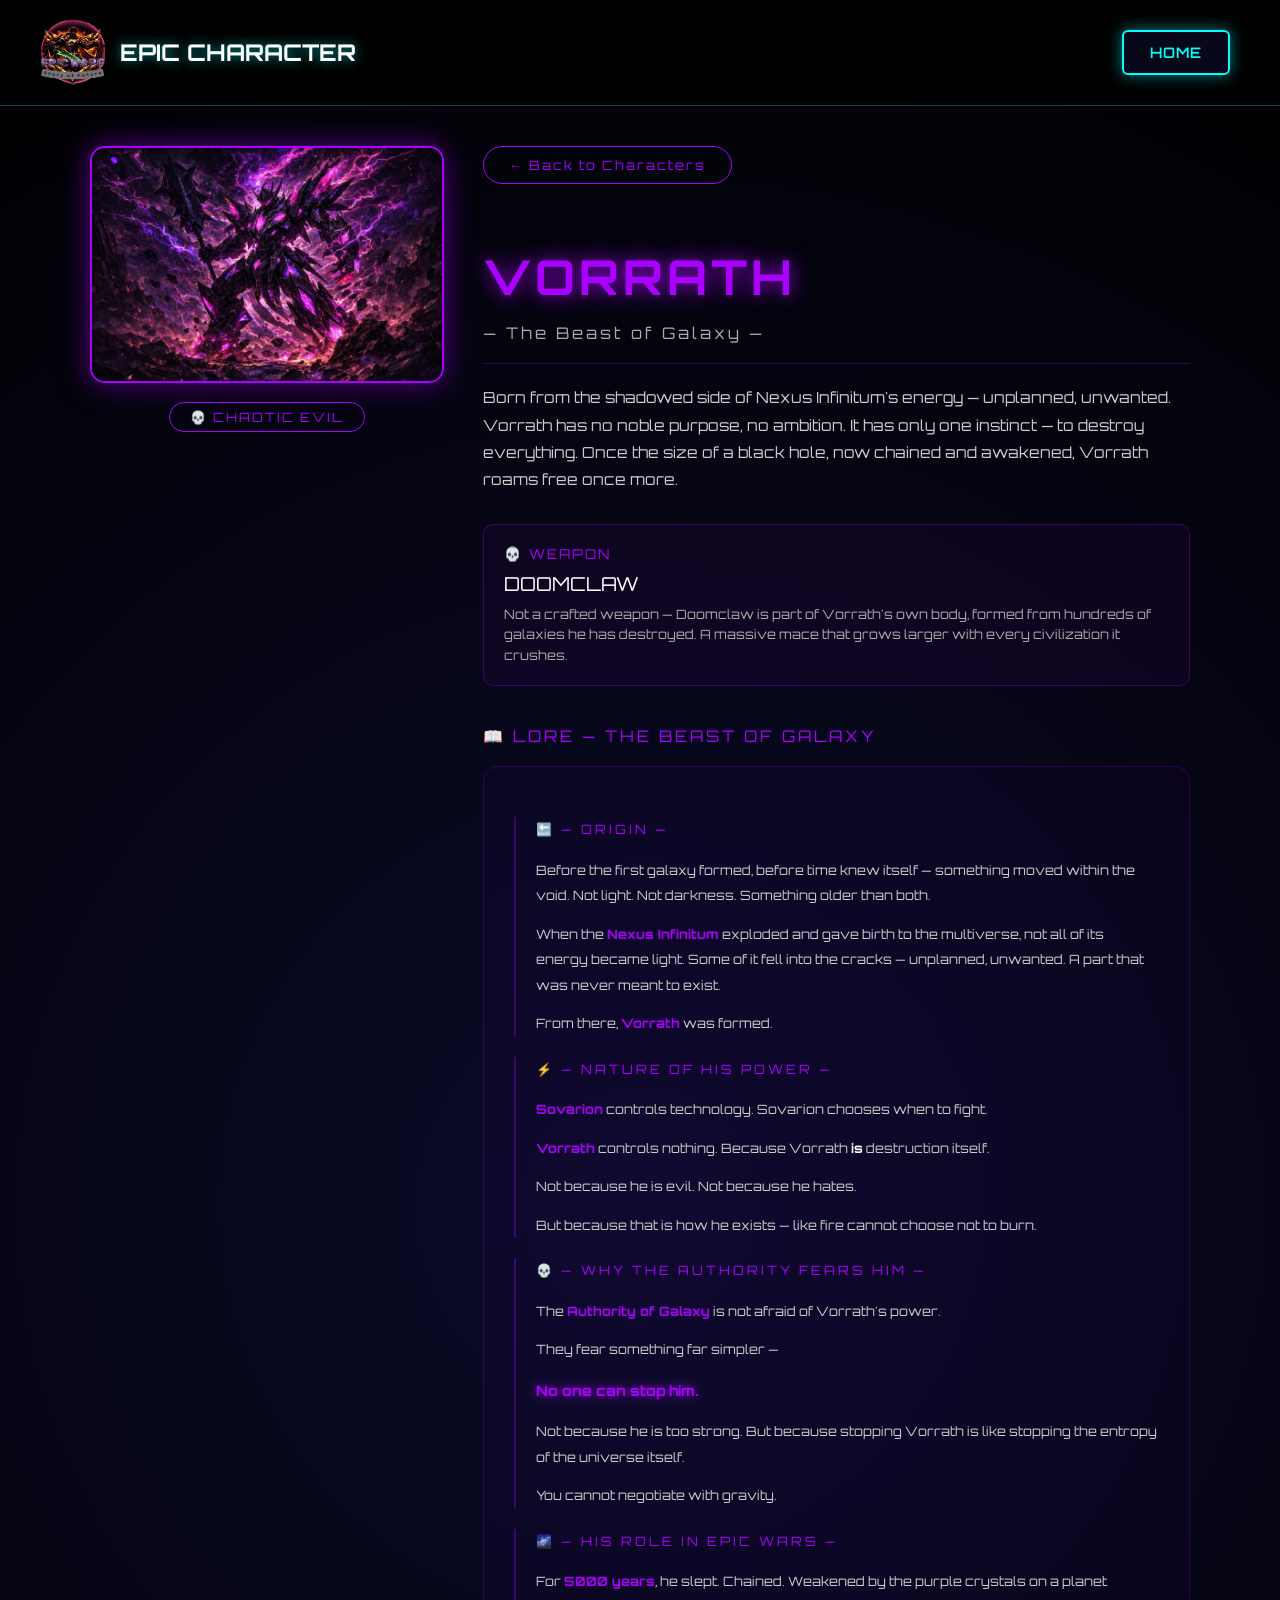
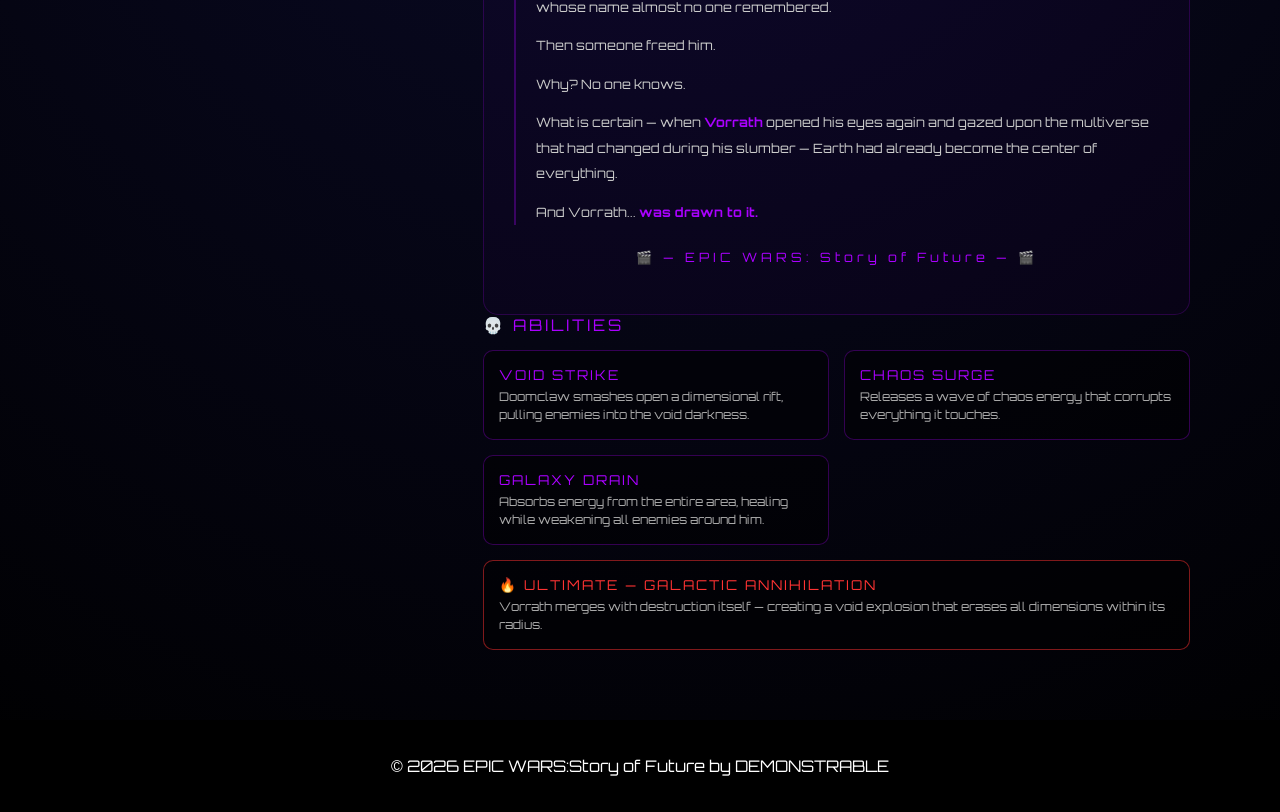
<file: vorrath.html>
<!DOCTYPE html>
<html lang="en" xmlns="http://www.w3.org/1999/xhtml">
<head>
    <meta charset="utf-8" />
    <title>Vorrath - EPIC WARS:Story of Future</title>
    <link rel="stylesheet" href="style.css" />
    <link rel="icon" href="logo.png" />
    <link href="https://fonts.googleapis.com/css2?family=Orbitron:wght@400;700;900&display=swap" rel="stylesheet">

    <!-- Google Analytics -->
    <script async src="https://www.googletagmanager.com/gtag/js?id=G-RESM87LKGB"></script>
    <script>
        window.dataLayer = window.dataLayer || [];
        function gtag() { dataLayer.push(arguments); }
        gtag('js', new Date());
        gtag('config', 'G-RESM87LKGB');
    </script>

    <style>
        /* NAVBAR */
        .vorrath-nav {
            display: flex;
            justify-content: center;
            align-items: center;
            gap: 15px;
            padding: 15px 20px;
            background: rgba(0, 0, 0, 0.8);
            border-bottom: 1px solid rgba(170, 0, 255, 0.3);
            box-shadow: 0 0 20px rgba(170, 0, 255, 0.1);
        }

        .nav-icon-box {
            display: flex;
            justify-content: center;
            align-items: center;
            width: 80px;
            height: 80px;
            border: 2px solid rgba(170, 0, 255, 0.4);
            border-radius: 12px;
            background: rgba(170, 0, 255, 0.05);
            transition: 0.3s;
            text-decoration: none;
            animation: navBoxPulse 3s ease-in-out infinite alternate;
        }

            .nav-icon-box:hover {
                border-color: #aa00ff;
                background: rgba(170, 0, 255, 0.15);
                box-shadow: 0 0 20px rgba(170, 0, 255, 0.5);
                transform: scale(1.1);
            }

        @keyframes navBoxPulse {
            0% {
                box-shadow: 0 0 5px rgba(170, 0, 255, 0.2);
            }

            100% {
                box-shadow: 0 0 15px rgba(170, 0, 255, 0.4);
            }
        }

        .nav-icon-box img {
            width: 60px;
            height: 60px;
            border: none !important;
            animation: none !important;
            box-shadow: none !important;
        }

        /* CHAR PAGE */
        .char-page {
            max-width: 1100px;
            margin: 40px auto;
            padding: 0 20px;
            display: flex;
            gap: 40px;
            align-items: flex-start;
            flex-wrap: wrap;
        }

        .char-left {
            flex: 1;
            min-width: 280px;
            text-align: center;
        }

            .char-left img {
                width: 100%;
                max-width: 350px;
                border-radius: 15px;
                border: 2px solid #aa00ff;
                box-shadow: 0 0 30px rgba(170, 0, 255, 0.5);
                animation: charGlow 3s ease-in-out infinite alternate;
            }

        @keyframes charGlow {
            0% {
                box-shadow: 0 0 20px rgba(170, 0, 255, 0.4);
            }

            100% {
                box-shadow: 0 0 50px rgba(170, 0, 255, 0.9);
            }
        }

        .char-moral {
            display: inline-block;
            margin-top: 15px;
            padding: 6px 20px;
            border: 1px solid #aa00ff;
            border-radius: 20px;
            color: #aa00ff;
            font-size: 0.8em;
            letter-spacing: 2px;
            font-family: 'Orbitron', sans-serif;
        }

        .char-right {
            flex: 2;
            min-width: 300px;
        }

        .char-name {
            font-size: 3em;
            color: #aa00ff;
            text-shadow: 0 0 20px #aa00ff;
            letter-spacing: 4px;
            margin-bottom: 5px;
            font-family: 'Orbitron', sans-serif;
        }

        .char-title {
            color: #aaa;
            font-size: 1em;
            letter-spacing: 3px;
            margin-bottom: 20px;
            font-family: 'Orbitron', sans-serif;
        }

        .char-divider {
            border: none;
            border-top: 1px solid rgba(170, 0, 255, 0.3);
            margin: 20px 0;
        }

        .char-desc {
            color: #ccc;
            line-height: 1.8;
            font-size: 0.95em;
            margin-bottom: 30px;
            font-family: 'Orbitron', sans-serif;
        }

        .skills-title {
            color: #aa00ff;
            font-size: 1em;
            letter-spacing: 3px;
            margin-bottom: 15px;
            font-family: 'Orbitron', sans-serif;
        }

        .skills-grid {
            display: grid;
            grid-template-columns: repeat(2, 1fr);
            gap: 15px;
            margin-bottom: 30px;
        }

        .skill-card {
            background: rgba(0, 0, 0, 0.5);
            border: 1px solid rgba(170, 0, 255, 0.3);
            border-radius: 10px;
            padding: 15px;
            transition: 0.3s;
            font-family: 'Orbitron', sans-serif;
        }

            .skill-card:hover {
                border-color: #aa00ff;
                box-shadow: 0 0 15px rgba(170, 0, 255, 0.3);
                transform: translateY(-3px);
            }

            .skill-card.ultimate {
                grid-column: span 2;
                border-color: rgba(255, 50, 50, 0.5);
            }

                .skill-card.ultimate:hover {
                    border-color: #ff3333;
                    box-shadow: 0 0 15px rgba(255, 50, 50, 0.4);
                }

        .skill-name {
            color: #aa00ff;
            font-size: 0.85em;
            letter-spacing: 2px;
            margin-bottom: 5px;
        }

        .skill-card.ultimate .skill-name {
            color: #ff3333;
        }

        .skill-desc {
            color: #aaa;
            font-size: 0.75em;
            line-height: 1.5;
        }

        .weapon-box {
            background: rgba(170, 0, 255, 0.05);
            border: 1px solid rgba(170, 0, 255, 0.3);
            border-radius: 10px;
            padding: 20px;
            margin-bottom: 30px;
            font-family: 'Orbitron', sans-serif;
        }

        .weapon-title {
            color: #aa00ff;
            font-size: 0.85em;
            letter-spacing: 2px;
            margin-bottom: 10px;
        }

        .weapon-name {
            color: white;
            font-size: 1.2em;
            margin-bottom: 8px;
        }

        .weapon-desc {
            color: #aaa;
            font-size: 0.8em;
            line-height: 1.6;
        }

        .back-btn {
            display: inline-block;
            padding: 10px 25px;
            border: 1px solid #aa00ff;
            color: #aa00ff;
            border-radius: 25px;
            text-decoration: none;
            font-family: 'Orbitron', sans-serif;
            font-size: 0.8em;
            letter-spacing: 2px;
            transition: 0.3s;
            margin-bottom: 30px;
        }

            .back-btn:hover {
                background: #aa00ff;
                color: black;
            }
    </style>
</head>

<body class="character-detail-page">

    <!-- NAVBAR -->
    <header>

        <div class="logo-container">
            <img src="EWSF-logo.png">
            <h1>EPIC CHARACTER</h1>
        </div>

        <nav class="game-menu">
            <a href="index.html">HOME</a>
        </nav>

    </header>    <div class="char-page">

        <!-- LEFT -->
        <div class="char-left">
            <img src="VORRATH.png" alt="Vorrath">
            <div class="char-moral">💀 CHAOTIC EVIL</div>
        </div>

        <!-- RIGHT -->
        <div class="char-right">

            <a href="characters.html" class="back-btn">← Back to Characters</a>

            <h1 class="char-name">VORRATH</h1>
            <p class="char-title">— The Beast of Galaxy —</p>

            <hr class="char-divider">

            <p class="char-desc">
                Born from the shadowed side of Nexus Infinitum's energy — unplanned, unwanted.
                Vorrath has no noble purpose, no ambition. It has only one instinct —
                to destroy everything. Once the size of a black hole, now chained and awakened,
                Vorrath roams free once more.
            </p>

            <!-- WEAPON -->
            <div class="weapon-box">
                <div class="weapon-title">💀 WEAPON</div>
                <div class="weapon-name">DOOMCLAW</div>
                <div class="weapon-desc">
                    Not a crafted weapon — Doomclaw is part of Vorrath's own body,
                    formed from hundreds of galaxies he has destroyed. A massive mace
                    that grows larger with every civilization it crushes.
                </div>
            </div>


            <!-- LORE SECTION -->
            <div style="margin-top: 40px;">
                <div style="color: #aa00ff; font-family: 'Orbitron', sans-serif; font-size: 1em; letter-spacing: 3px; margin-bottom: 20px;">📖 LORE — THE BEAST OF GALAXY</div>

                <div style="background: rgba(170,0,255,0.03); border: 1px solid rgba(170,0,255,0.2); border-radius: 15px; padding: 30px; font-family: 'Orbitron', sans-serif; line-height: 2; color: #ccc; font-size: 0.8em;">

                    <!-- ORIGIN -->
                    <div style="border-left: 2px solid rgba(170,0,255,0.3); padding-left: 20px; margin: 20px 0;">
                        <div style="color:#aa00ff; letter-spacing:3px; margin-bottom:15px;">🔙 — ORIGIN —</div>
                        <p>Before the first galaxy formed, before time knew itself — something moved within the void. Not light. Not darkness. Something older than both.</p>
                        <p>When the <strong style="color:#aa00ff;">Nexus Infinitum</strong> exploded and gave birth to the multiverse, not all of its energy became light. Some of it fell into the cracks — unplanned, unwanted. A part that was never meant to exist.</p>
                        <p>From there, <strong style="color:#aa00ff;">Vorrath</strong> was formed.</p>
                    </div>

                    <!-- NATURE OF HIS POWER -->
                    <div style="border-left: 2px solid rgba(170,0,255,0.3); padding-left: 20px; margin: 20px 0;">
                        <div style="color:#aa00ff; letter-spacing:3px; margin-bottom:15px;">⚡ — NATURE OF HIS POWER —</div>
                        <p><strong style="color:#aa00ff;">Sovarion</strong> controls technology. Sovarion chooses when to fight.</p>
                        <p><strong style="color:#aa00ff;">Vorrath</strong> controls nothing. Because Vorrath <strong style="color:white;">is</strong> destruction itself.</p>
                        <p>Not because he is evil. Not because he hates.</p>
                        <p>But because that is how he exists — like fire cannot choose not to burn.</p>
                    </div>

                    <!-- WHY THE AUTHORITY FEARS HIM -->
                    <div style="border-left: 2px solid rgba(170,0,255,0.3); padding-left: 20px; margin: 20px 0;">
                        <div style="color:#aa00ff; letter-spacing:3px; margin-bottom:15px;">💀 — WHY THE AUTHORITY FEARS HIM —</div>
                        <p>The <strong style="color:#aa00ff;">Authority of Galaxy</strong> is not afraid of Vorrath's power.</p>
                        <p>They fear something far simpler —</p>
                        <p style="font-size:1.1em; color:#aa00ff; text-shadow: 0 0 10px #aa00ff;"><strong>No one can stop him.</strong></p>
                        <p>Not because he is too strong. But because stopping Vorrath is like stopping the entropy of the universe itself.</p>
                        <p>You cannot negotiate with gravity.</p>
                    </div>

                    <!-- HIS ROLE IN EPIC WARS -->
                    <div style="border-left: 2px solid rgba(170,0,255,0.3); padding-left: 20px; margin: 20px 0;">
                        <div style="color:#aa00ff; letter-spacing:3px; margin-bottom:15px;">🌌 — HIS ROLE IN EPIC WARS —</div>
                        <p>For <strong style="color:#aa00ff;">5000 years</strong>, he slept. Chained. Weakened by the purple crystals on a planet whose name almost no one remembered.</p>
                        <p>Then someone freed him.</p>
                        <p>Why? No one knows.</p>
                        <p>What is certain — when <strong style="color:#aa00ff;">Vorrath</strong> opened his eyes again and gazed upon the multiverse that had changed during his slumber — Earth had already become the center of everything.</p>
                        <p>And Vorrath... <strong style="color:#aa00ff;">was drawn to it.</strong></p>
                    </div>

                    <!-- PENUTUP (seperti di sovarion) -->
                    <p style="text-align:center; color:#aa00ff; letter-spacing:4px; margin-top:20px;">🎬 — EPIC WARS: Story of Future — 🎬</p>

                </div>
            </div>


            <!-- SKILLS -->
            <div class="skills-title">💀 ABILITIES</div>
            <div class="skills-grid">
                <div class="skill-card">
                    <div class="skill-name">VOID STRIKE</div>
                    <div class="skill-desc">Doomclaw smashes open a dimensional rift, pulling enemies into the void darkness.</div>
                </div>
                <div class="skill-card">
                    <div class="skill-name">CHAOS SURGE</div>
                    <div class="skill-desc">Releases a wave of chaos energy that corrupts everything it touches.</div>
                </div>
                <div class="skill-card">
                    <div class="skill-name">GALAXY DRAIN</div>
                    <div class="skill-desc">Absorbs energy from the entire area, healing while weakening all enemies around him.</div>
                </div>
                <div class="skill-card ultimate">
                    <div class="skill-name">🔥 ULTIMATE — GALACTIC ANNIHILATION</div>
                    <div class="skill-desc">Vorrath merges with destruction itself — creating a void explosion that erases all dimensions within its radius.</div>
                </div>
            </div>

        </div>
    </div>

    <footer>
        <p>© 2026 EPIC WARS:Story of Future by DEMONSTRABLE</p>
    </footer>

</body>
</html>
</file>
<file: style.css>
.submit-btn {
    background: rgba(255, 102, 0, 0.1) !important;
    border-color: #ff6600 !important;
    color: #ff6600 !important;
    font-weight: 700;
    letter-spacing: 2px !important;
}

    .submit-btn:hover {
        background: #ff6600 !important;
        color: black !important;
        box-shadow: 0 0 20px rgba(255, 102, 0, 0.5);
    }

.upload-preview-wrapper {
    position: relative;
    display: inline-block;
    display: none;
    margin: 20px auto;
}

    .upload-preview-wrapper img {
        max-width: 100%;
        border-radius: 10px;
        border: 2px solid #ff6600;
        box-shadow: 0 0 20px rgba(255,102,0,0.3);
        animation: none !important;
    }

.remove-img-btn {
    position: absolute;
    top: -12px;
    right: -12px;
    width: 35px;
    height: 35px;
    background: #ff3333;
    color: white;
    border: 2px solid black;
    border-radius: 50%;
    font-size: 18px;
    font-family: 'Orbitron', sans-serif;
    cursor: pointer;
    display: flex;
    align-items: center;
    justify-content: center;
    transition: 0.3s;
    box-shadow: 0 0 10px rgba(255,50,50,0.5);
    z-index: 10;
}

    .remove-img-btn:hover {
        background: #ff0000;
        transform: scale(1.2);
        box-shadow: 0 0 20px rgba(255,50,50,0.8);
    }

.create-page {
    flex: 1;
    padding: 40px 20px;
}

.char-alias {
    font-size: 0.8em;
    color: #800000;
    letter-spacing: 5px;
    margin-bottom: 10px;
    text-transform: uppercase;
    text-shadow: 0 0 20px rgba(128, 0, 0, 0.8);
    font-weight: 900;
}

/* Sony — black & maroon glow */
.sony-new:hover {
    box-shadow: 0 0 30px rgba(128, 0, 0, 0.7), 0 0 60px rgba(80, 0, 0, 0.3);
    border-color: #800000;
}

.sony-new .card-name {
    color: #800000;
}

.sony-new .card-title {
    color: #cc6666;
}

.game-menu {
    animation: slideMenu 0.6s ease;
}

.character-detail-page header {
    display: flex;
    justify-content: space-between;
    align-items: center;
    padding: 20px 40px;
}

.characters-page header {
    display: flex;
    justify-content: space-between;
    align-items: center;
}

.login-page header {
    justify-content: center;
}

.story-page header {
    justify-content: center;
}

/* LORE SECTION */
.lore-section {
    padding: 80px 20px;
    text-align: center;
}

.lore-container {
    max-width: 1100px;
    margin: 0 auto;
}

.lore-title {
    font-size: 2em;
    color: cyan;
    text-shadow: 0 0 20px cyan;
    letter-spacing: 4px;
    margin-bottom: 10px;
    font-family: 'Orbitron', sans-serif;
}

.lore-subtitle {
    color: #aaa;
    font-size: 0.9em;
    letter-spacing: 2px;
    margin-bottom: 50px;
    font-family: 'Orbitron', sans-serif;
}

.lore-cards {
    display: flex;
    justify-content: center;
    gap: 20px;
    flex-wrap: wrap;
    margin-bottom: 40px;
}

.lore-card {
    background: rgba(0, 0, 0, 0.6);
    border: 1px solid cyan;
    border-radius: 15px;
    padding: 30px 20px;
    width: 220px;
    box-shadow: 0 0 15px rgba(0, 255, 255, 0.2);
    transition: 0.3s;
    font-family: 'Orbitron', sans-serif;
}

    .lore-card:hover {
        transform: translateY(-10px);
        box-shadow: 0 0 30px rgba(0, 255, 255, 0.5);
        border-color: #00ff88;
    }

.lore-icon {
    font-size: 2.5em;
    margin-bottom: 15px;
}

.lore-card h3 {
    color: cyan;
    font-size: 1em;
    margin-bottom: 10px;
    letter-spacing: 2px;
}

.lore-card p {
    color: #ccc;
    font-size: 0.75em;
    line-height: 1.6;
    font-style: italic;
}

.lore-btn {
    display: inline-block;
    padding: 12px 30px;
    background: transparent;
    border: 2px solid cyan;
    color: cyan;
    border-radius: 50px;
    text-decoration: none;
    font-family: 'Orbitron', sans-serif;
    font-size: 0.9em;
    letter-spacing: 2px;
    transition: 0.3s;
    box-shadow: 0 0 15px rgba(0, 255, 255, 0.3);
}

    .lore-btn:hover {
        background: cyan;
        color: black;
        box-shadow: 0 0 30px rgba(0, 255, 255, 0.7);
        transform: scale(1.05);
    }


.story-title {
    animation: glowTitle 2s infinite alternate;
}

@keyframes glowTitle {
    from {
        text-shadow: 0 0 10px cyan;
    }

    to {
        text-shadow: 0 0 30px cyan;
    }
}

.era-text:hover {
    color: white;
    text-shadow: 0 0 10px cyan;
}

.era-card {
    opacity: 0;
    transform: translateY(50px);
    animation: fadeUp 1s forwards;
}

    .era-card:nth-child(1) {
        animation-delay: 0.2s;
    }

    .era-card:nth-child(3) {
        animation-delay: 0.4s;
    }

    .era-card:nth-child(5) {
        animation-delay: 0.6s;
    }

    .era-card:nth-child(7) {
        animation-delay: 0.8s;
    }

@keyframes fadeUp {
    to {
        opacity: 1;
        transform: translateY(0);
    }
}

@keyframes rainbowBorder {
    0% {
        border-color: red;
        box-shadow: 0 0 20px red;
    }

    17% {
        border-color: orange;
        box-shadow: 0 0 20px orange;
    }

    33% {
        border-color: yellow;
        box-shadow: 0 0 20px yellow;
    }

    50% {
        border-color: green;
        box-shadow: 0 0 20px green;
    }

    67% {
        border-color: blue;
        box-shadow: 0 0 20px blue;
    }

    83% {
        border-color: mediumpurple;
        box-shadow: 0 0 20px mediumpurple;
    }

    100% {
        border-color: violet;
        box-shadow: 0 0 20px violet;
    }
}

.rainbow-img {
    border: 3px solid red;
    border-radius: 15px;
    animation: rainbowBorder 3s linear infinite;
}

/* ✅ GANTI JADI */
body {
    margin: 0;
    font-family: 'Orbitron', sans-serif;
    background: radial-gradient(circle at center, #0b0b2a, #000);
    color: white;
    overflow-x: hidden;
    min-height: 100vh;
    display: flex;
    flex-direction: column;
}


    /* GALAXY BACKGROUND */
    body::before {
        content: "";
        position: fixed;
        width: 200%;
        height: 200%;
        background: url("https://www.transparenttextures.com/patterns/stardust.png");
        animation: galaxyMove 60s linear infinite;
        opacity: 0.3;
        z-index: -1;
    }

@keyframes galaxyMove {
    0% {
        transform: translate(0,0);
    }

    100% {
        transform: translate(-500px,-500px);
    }
}

@keyframes fadeIn {
    from {
        opacity: 0;
        transform: translateY(30px);
    }

    to {
        opacity: 1;
        transform: translateY(0);
    }
}

@keyframes slideMenu {
    0% {
        transform: translateY(-50px);
        opacity: 0;
    }

    100% {
        transform: translateY(0);
        opacity: 1;
    }
}
/* SPLASH SCREEN */

#splash-screen {
    position: fixed;
    top: 0;
    left: 0;
    width: 100%;
    height: 100%;
    background: black;
    display: flex;
    flex-direction: column;
    justify-content: center;
    align-items: center;
    z-index: 9999;
    animation: fadeOut 4s forwards;
}

    #splash-screen h1 {
        color: white;
        font-size: 30px;
        letter-spacing: 4px;
        opacity: 0.8;
    }

    #splash-screen h2 {
        color: darkred;
        font-size: 50px;
        letter-spacing: 6px;
        text-shadow: 0 0 20px darkred;
    }

@keyframes fadeOut {
    0% {
        opacity: 1;
    }

    80% {
        opacity: 1;
    }

    100% {
        opacity: 0;
        visibility: hidden;
    }
}

@keyframes loginFade {
    from {
        opacity: 0;
        transform: translateY(30px);
    }

    to {
        opacity: 1;
        transform: translateY(0);
    }
}

.login-box {
    animation: loginFade 1s ease;
}

.login-container {
    position: fixed;
    top: 50%;
    left: 50%;
    transform: translate(-50%, -50%);
    z-index: 999;
}

.login-box {
    animation: floatPanel 4s ease-in-out infinite;
}

@keyframes floatPanel {

    0% {
        transform: translateY(0px);
    }

    50% {
        transform: translateY(-6px);
    }

    100% {
        transform: translateY(0px);
    }
}

.login-box {
    width: 350px;
    padding: 40px;
    background: rgba(0, 0, 30, 0.7);
    border-radius: 20px;
    box-shadow: 0 0 30px #381eff;
    text-align: center;
    backdrop-filter: blur(10px);
    animation: fadeIn 1s ease;
}

.login-sub {
    color: #aaa;
    font-size: 14px;
    margin-bottom: 10px;
}

.login-box input {
    width: 100%;
    padding: 12px;
    margin: 10px 0;
    border: none;
    border-radius: 8px;
    background: rgba(255,255,255,0.1);
    color: white;
}

    .login-box input:focus {
        box-shadow: 0 0 10px #381eff;
    }

.login-box button {
    width: 100%;
    padding: 12px;
    border: none;
    border-radius: 10px;
    background: #381eff;
    color: white;
    font-weight: bold;
    cursor: pointer;
    box-shadow: 0 0 15px #381eff;
}

    .login-box button:hover {
        transform: scale(1.05);
        box-shadow: 0 0 25px #381eff;
    }

.social-login {
    display: flex;
    gap: 10px;
}

    .social-login button {
        padding: 10px;
        background: #222;
        color: white;
        border: none;
        cursor: pointer;
        border-radius: 5px;
    }

.account {
    position: relative;
    cursor: pointer;
}

.avatar-wrapper {
    position: relative;
    display: inline-block;
}

.avatar {
    width: 40px;
    border-radius: 50%;
    box-shadow: 0 0 10px #381eff;
}

.online {
    position: absolute;
    bottom: 2px;
    right: 2px;
    width: 10px;
    height: 10px;
    background: lime;
    border-radius: 50%;
    border: 2px solid black;
}

.avatar:hover {
    transform: scale(1.1);
}

.avatar::after {
    content: "";
    width: 10px;
    height: 10px;
    background: lime;
    border-radius: 50%;
    position: absolute;
    bottom: 0;
    right: 0;
    border: 2px solid black;
}

.account {
    position: relative;
    cursor: pointer;
    animation: fadeIn 0.8s ease;
}

@keyframes fadeIn {
    from {
        opacity: 0;
        transform: translateY(-10px);
    }

    to {
        opacity: 1;
        transform: translateY(0);
    }
}

.dropdown {
    display: none;
    position: absolute;
    top: 50px;
    right: 0;
    background: rgba(0,0,0,0.8);
    padding: 15px;
    border-radius: 10px;
    border: 1px solid #381eff;
}

    .dropdown button {
        display: block;
        width: 100%;
        margin-top: 10px;
        background: transparent;
        border: 1px solid #381eff;
        color: #381eff;
        padding: 8px;
        border-radius: 5px;
    }

        .dropdown button:hover {
            background: #381eff;
            color: black;
        }

.account:hover .dropdown {
    display: block;
}

.characters-container {
    display: flex;
    justify-content: center;
    gap: 40px;
    margin-top: 50px;
    flex-wrap: wrap;
}

.character-card {
    background: linear-gradient(145deg, #0a0a1f, #111133);
    border: 1px solid #381eff;
    border-radius: 15px;
    width: 260px;
    padding: 20px;
    text-align: center;
    box-shadow: 0 0 20px #381eff;
    transition: 0.4s;
}

    .character-card:hover {
        transform: scale(1.08);
        box-shadow: 0 0 40px #381eff;
    }

    .character-card img {
        width: 100%;
        border-radius: 10px;
    }

@keyframes rotateGlow {
    0% {
        transform: rotate(0deg);
    }

    100% {
        transform: rotate(360deg);
    }
}

.character-card:hover {
    transform: scale(1.08);
    box-shadow: 0 0 40px #381eff, 0 0 80px #381eff;
}

.character-card img {
    width: 100%;
    border-radius: 10px;
    position: relative;
    z-index: 1;
    box-shadow: 0 0 25px cyan;
}



.title {
    text-align: center;
    margin-top: 40px;
    font-size: 40px;
    letter-spacing: 3px;
}




#loader {
    position: fixed;
    top: 0;
    left: 0;
}

.loading-bar::before {
    box-shadow: 0 0 10px #381eff, 0 0 20px #381eff;
}

#loader {
    position: fixed;
    width: 100%;
    height: 100%;
    background: black;
    display: flex;
    justify-content: center;
    align-items: center;
    z-index: 9999;
}

.loading-bar {
    width: 200px;
    height: 5px;
    background: #111;
    overflow: hidden;
    position: relative; /* 🔥 INI FIX UTAMA */
}

    .loading-bar::before {
        content: "";
        width: 50%;
        height: 100%;
        background: #381eff;
        position: absolute;
        animation: loading 2s linear infinite;
    }

@keyframes loading {
    from {
        left: -50%;
    }

    to {
        left: 100%;
    }
}


nav a {
    color: white;
    margin: 10px;
    text-decoration: none;
}

.hero {
    text-align: center;
    padding: 120px 20px;
    background: linear-gradient(black,#111);
}

button {
    padding: 12px 30px;
    background: #381eff;
    border: none;
    color: black;
    font-size: 18px;
    border-radius: 5px;
    cursor: pointer;
    box-shadow: 0 0 10px #381eff, 0 0 20px #381eff, 0 0 40px #381eff;
    transition: 0.3s;
}

    button:hover {
        background: #381eff;
        box-shadow: 0 0 20px #381eff, 0 0 40px #381eff, 0 0 80px #381eff;
        transform: scale(1.1);
    }

.download-btn {
    margin-top: 20px;
    padding: 15px 40px;
    font-size: 18px;
    background: #381eff;
    border: none;
    color: black;
    border-radius: 8px;
    cursor: pointer;
    box-shadow: 0 0 15px #381eff, 0 0 30px #381eff;
    transition: 0.3s;
}

    .download-btn:hover {
        transform: scale(1.1);
        box-shadow: 0 0 30px #381eff, 0 0 60px #381eff;
    }


.about {
    padding: 350px;
    text-align: center;
}


/* ✅ GANTI JADI */
footer {
    text-align: center;
    padding: 20px;
    background: black;
    margin-top: auto;
}


/* ==================== NAVBAR SMALL & CLEAN (sama seperti story.html) ==================== */
header {
    display: flex;
    justify-content: space-between;
    align-items: center;
    padding: 15px 40px;
    background: rgba(0, 0, 0, 0.95);
    border-bottom: 1px solid rgba(0, 255, 255, 0.3);
}

.logo-container {
    display: flex;
    align-items: center;
    gap: 15px;
}

    .logo-container img {
        width: 65px;
        height: 65px;
    }

    .logo-container h1 {
        font-family: 'Orbitron', sans-serif;
        font-size: 23px;
        font-weight: 700;
        color: white;
        margin: 0;
        text-shadow: 0 0 12px rgba(0, 255, 255, 0.6);
    }

.game-menu {
    display: flex;
    gap: 14px;
}

    .game-menu a {
        padding: 11px 26px;
        background: rgba(10, 10, 30, 0.8);
        color: #00ffff;
        border: 2px solid #00ffff;
        border-radius: 6px;
        font-family: 'Orbitron', sans-serif;
        font-size: 14.5px;
        font-weight: 600;
        text-decoration: none;
        text-transform: uppercase;
        letter-spacing: 1px;
        box-shadow: 0 0 15px rgba(0, 255, 255, 0.5);
        transition: all 0.3s ease;
    }

        .game-menu a:hover {
            background: #00ffff;
            color: #000;
            box-shadow: 0 0 25px rgba(0, 255, 255, 0.9);
            transform: translateY(-2px);
        }

.submit-btn.loading {
    opacity: 0.6;
    pointer-events: none;
}
</file>
